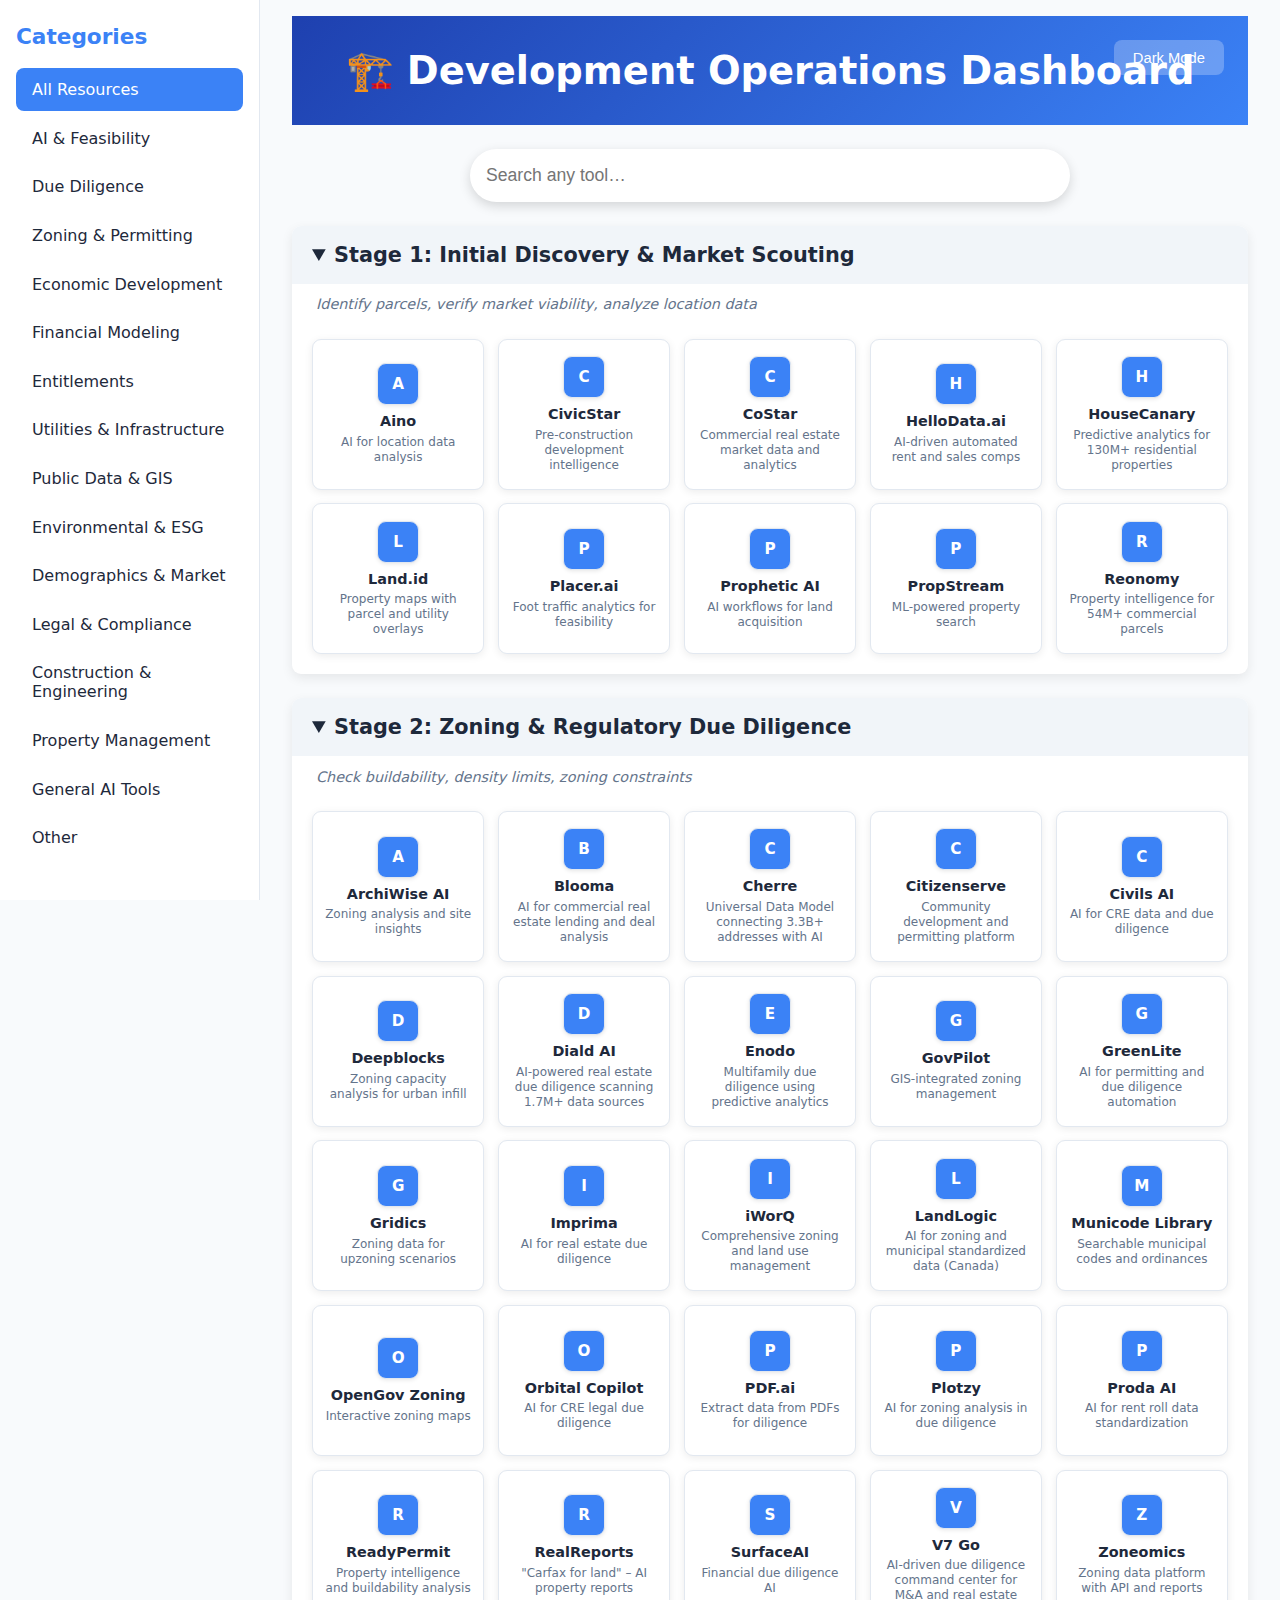
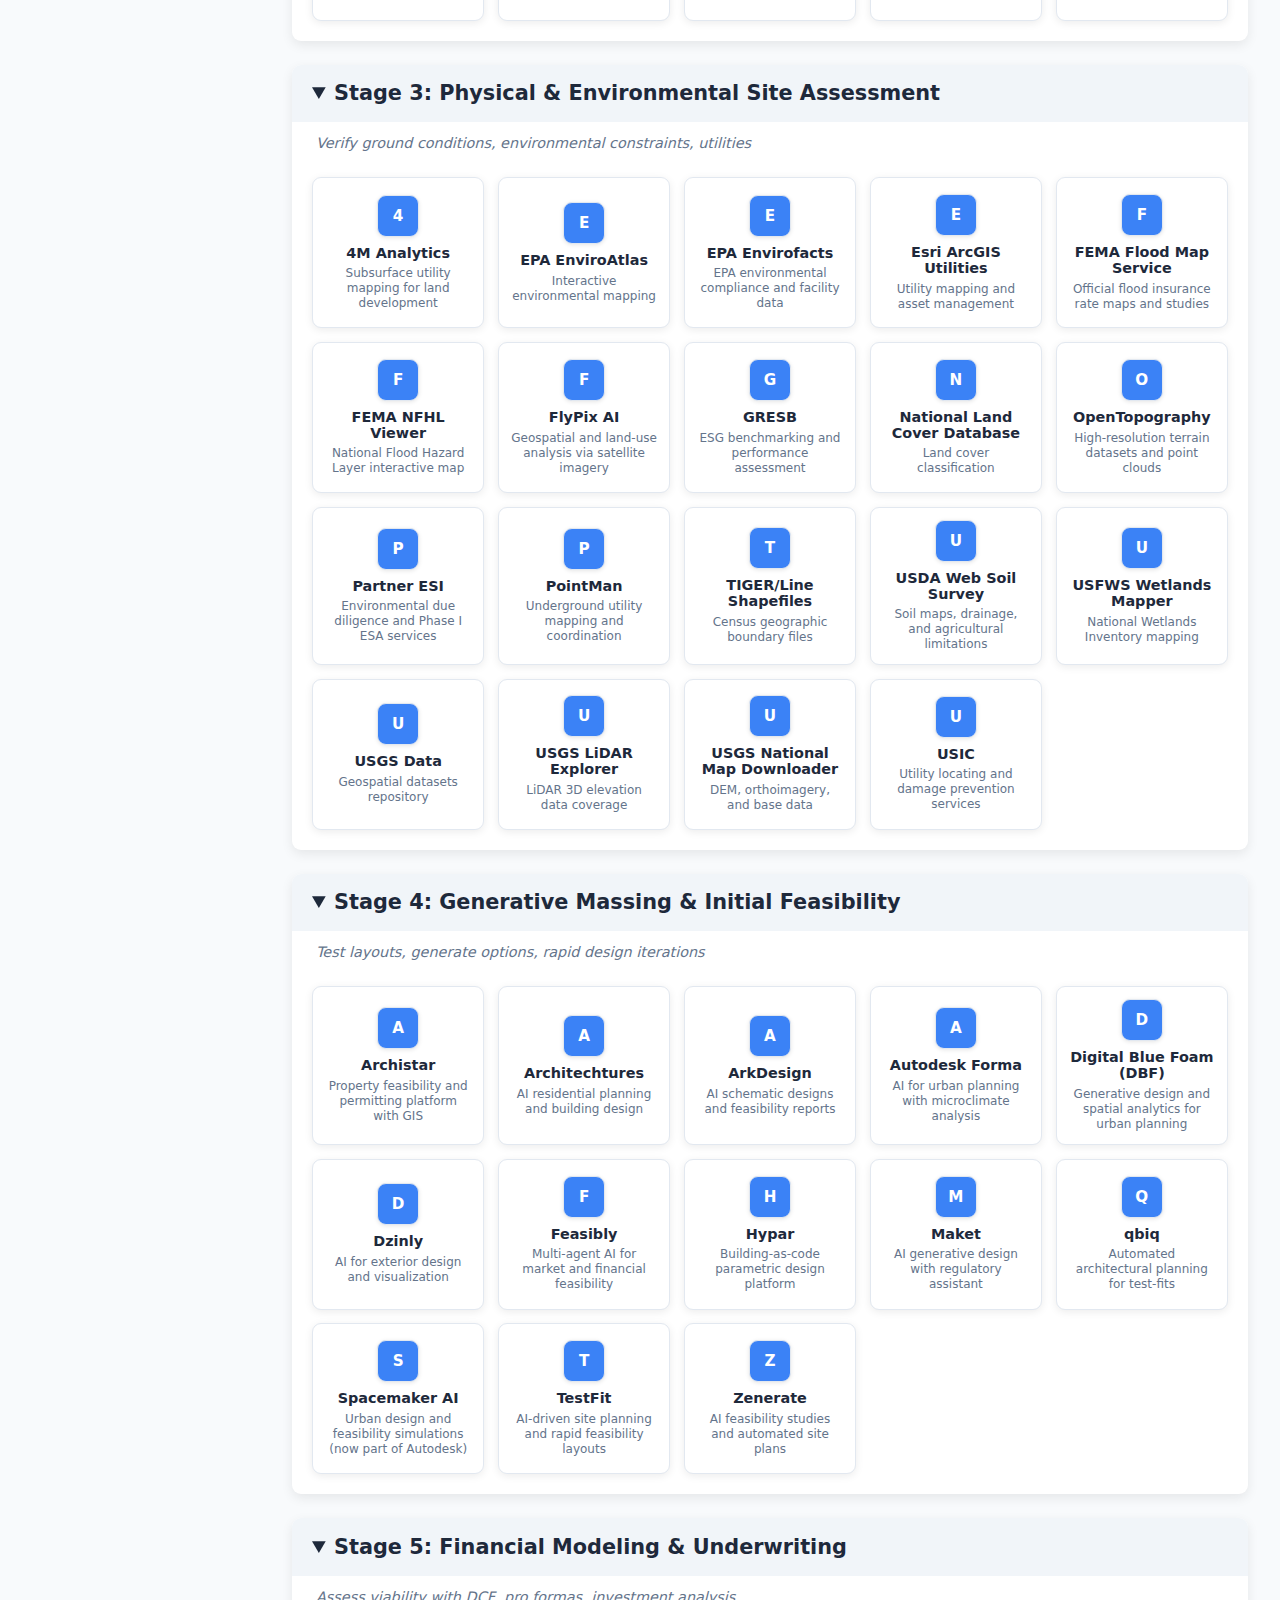
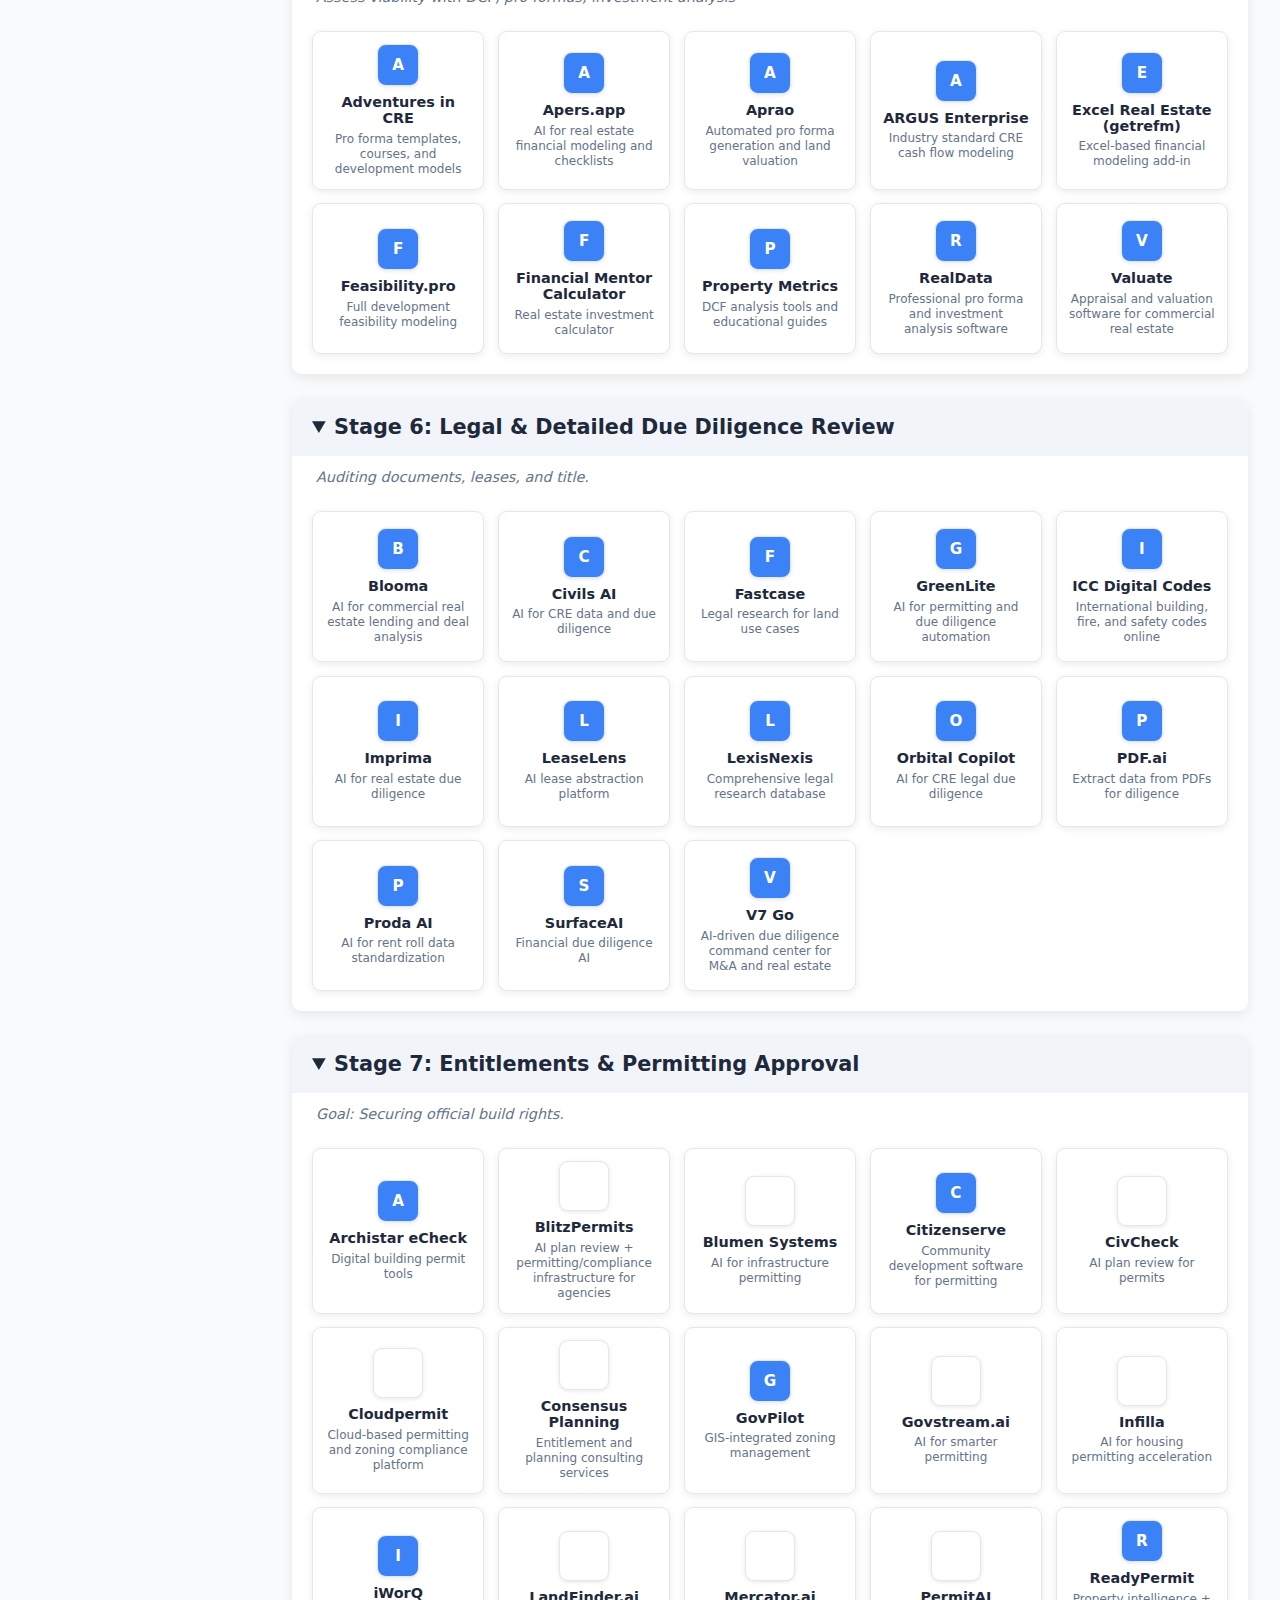
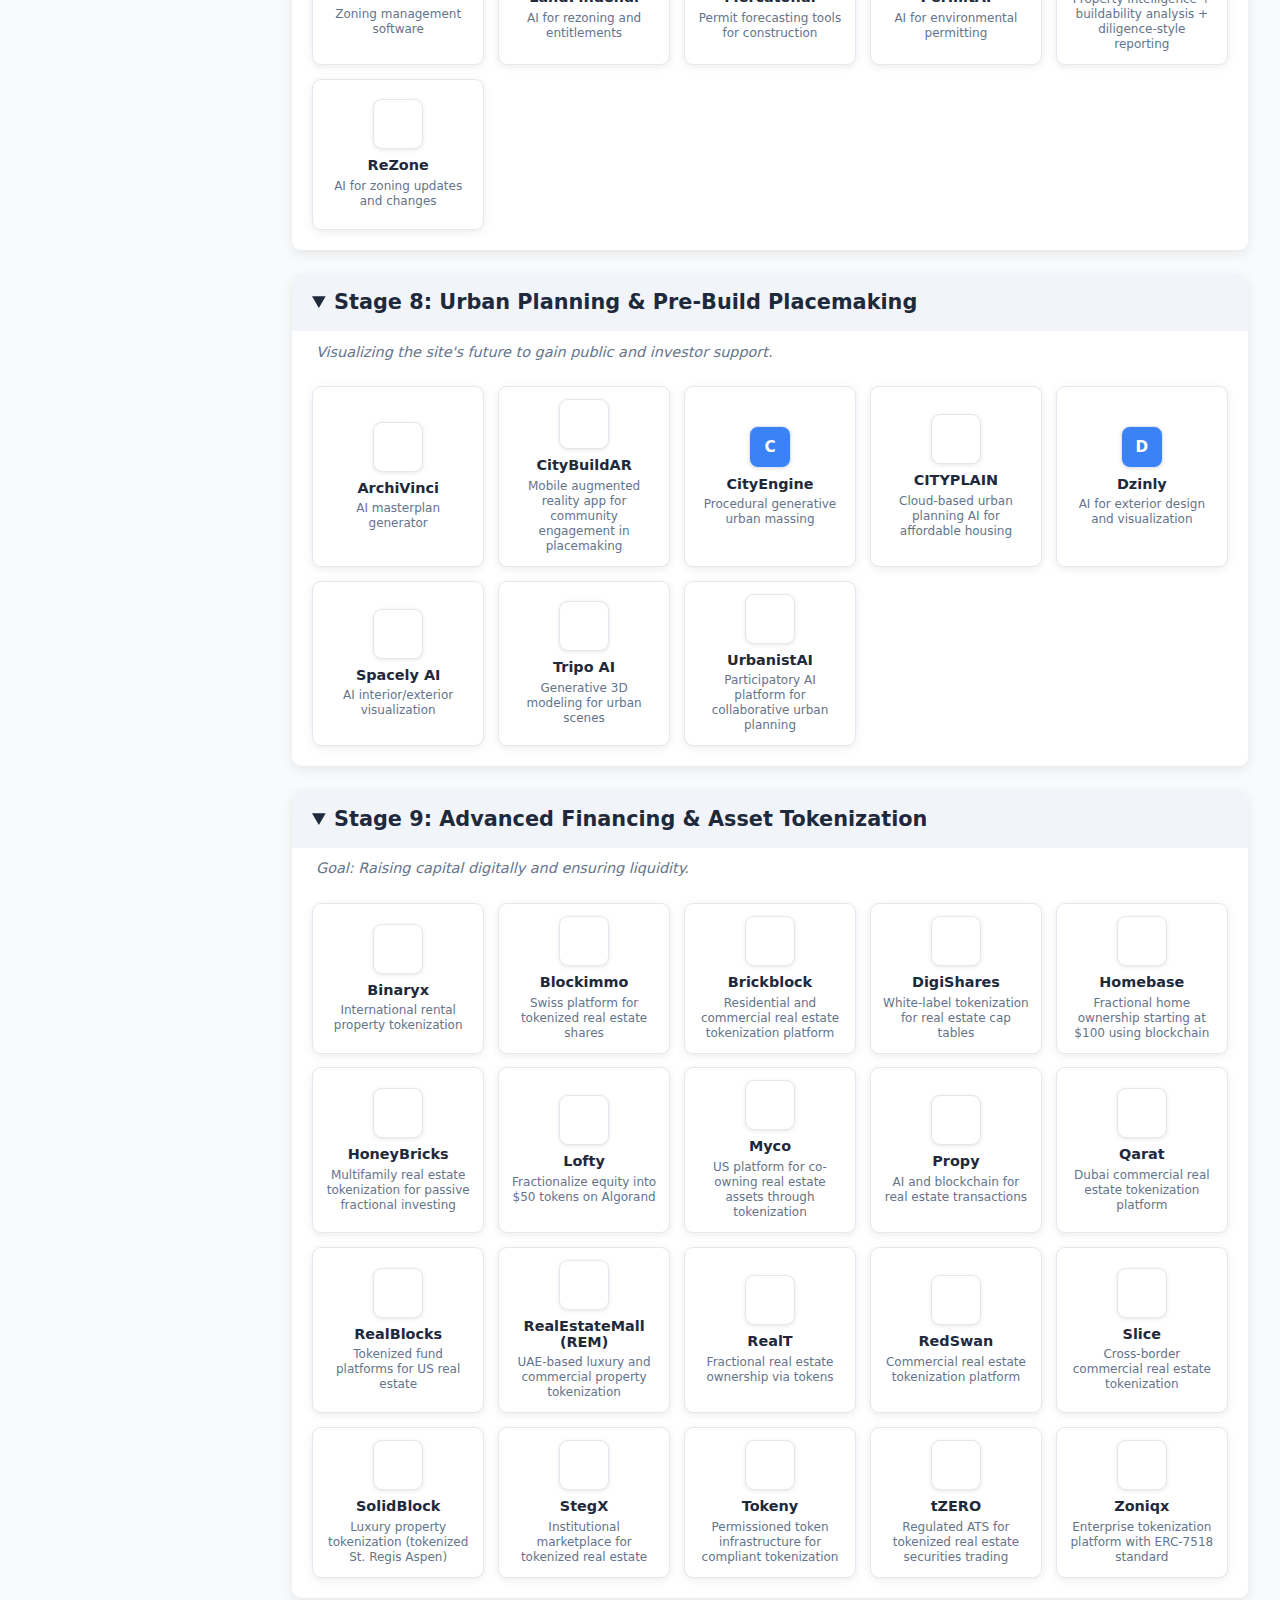
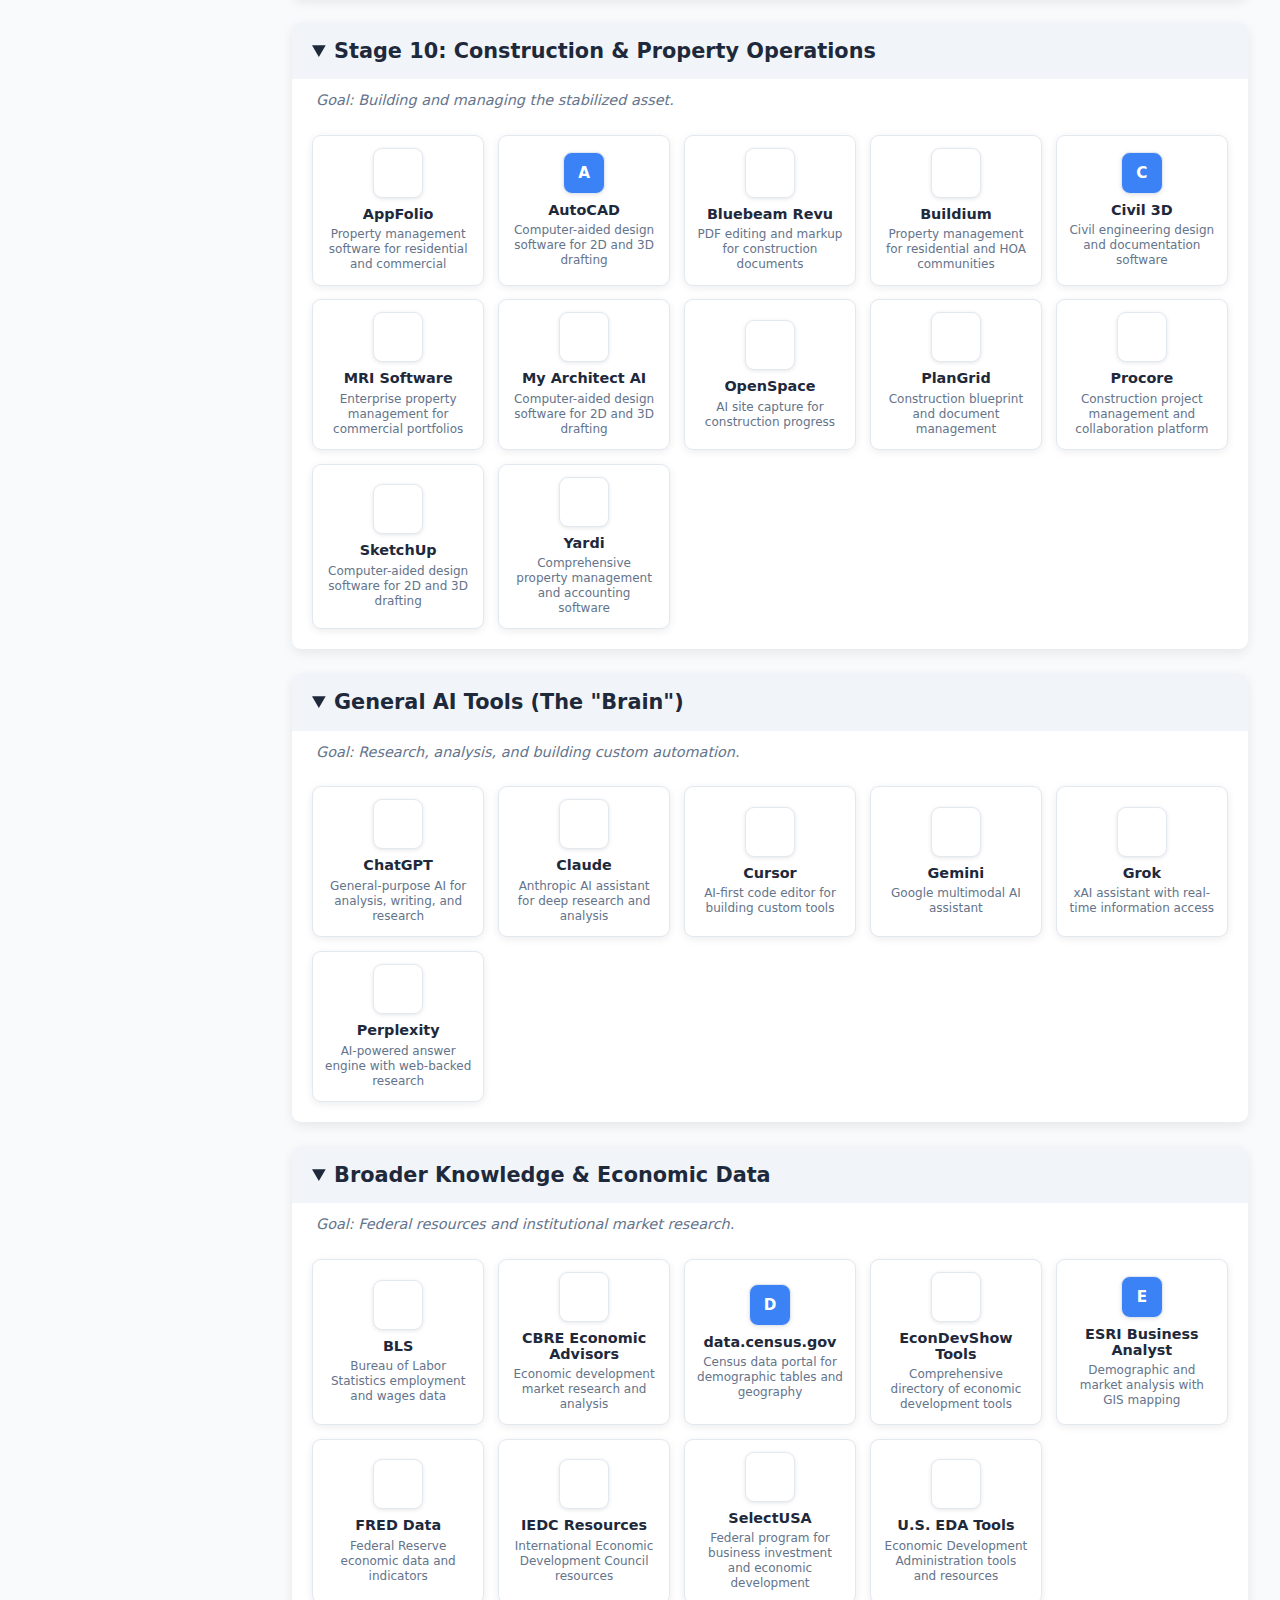
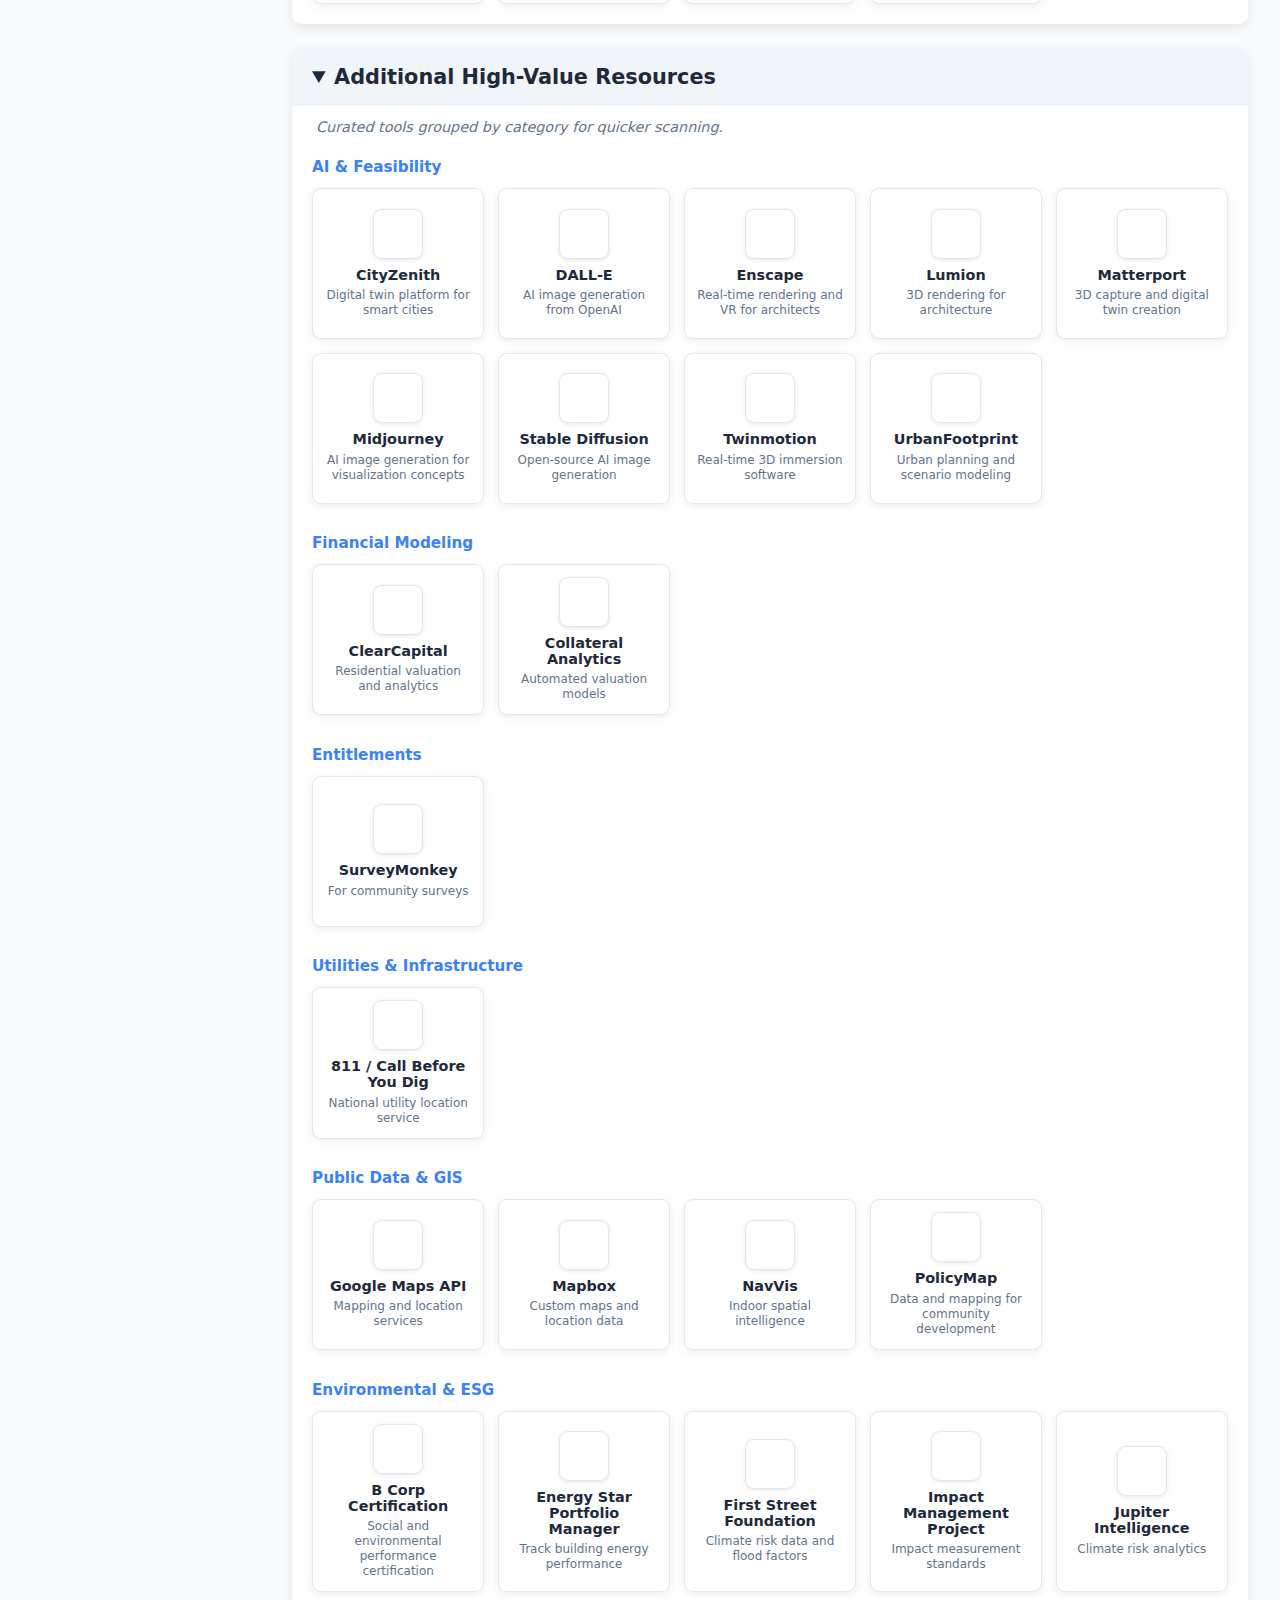
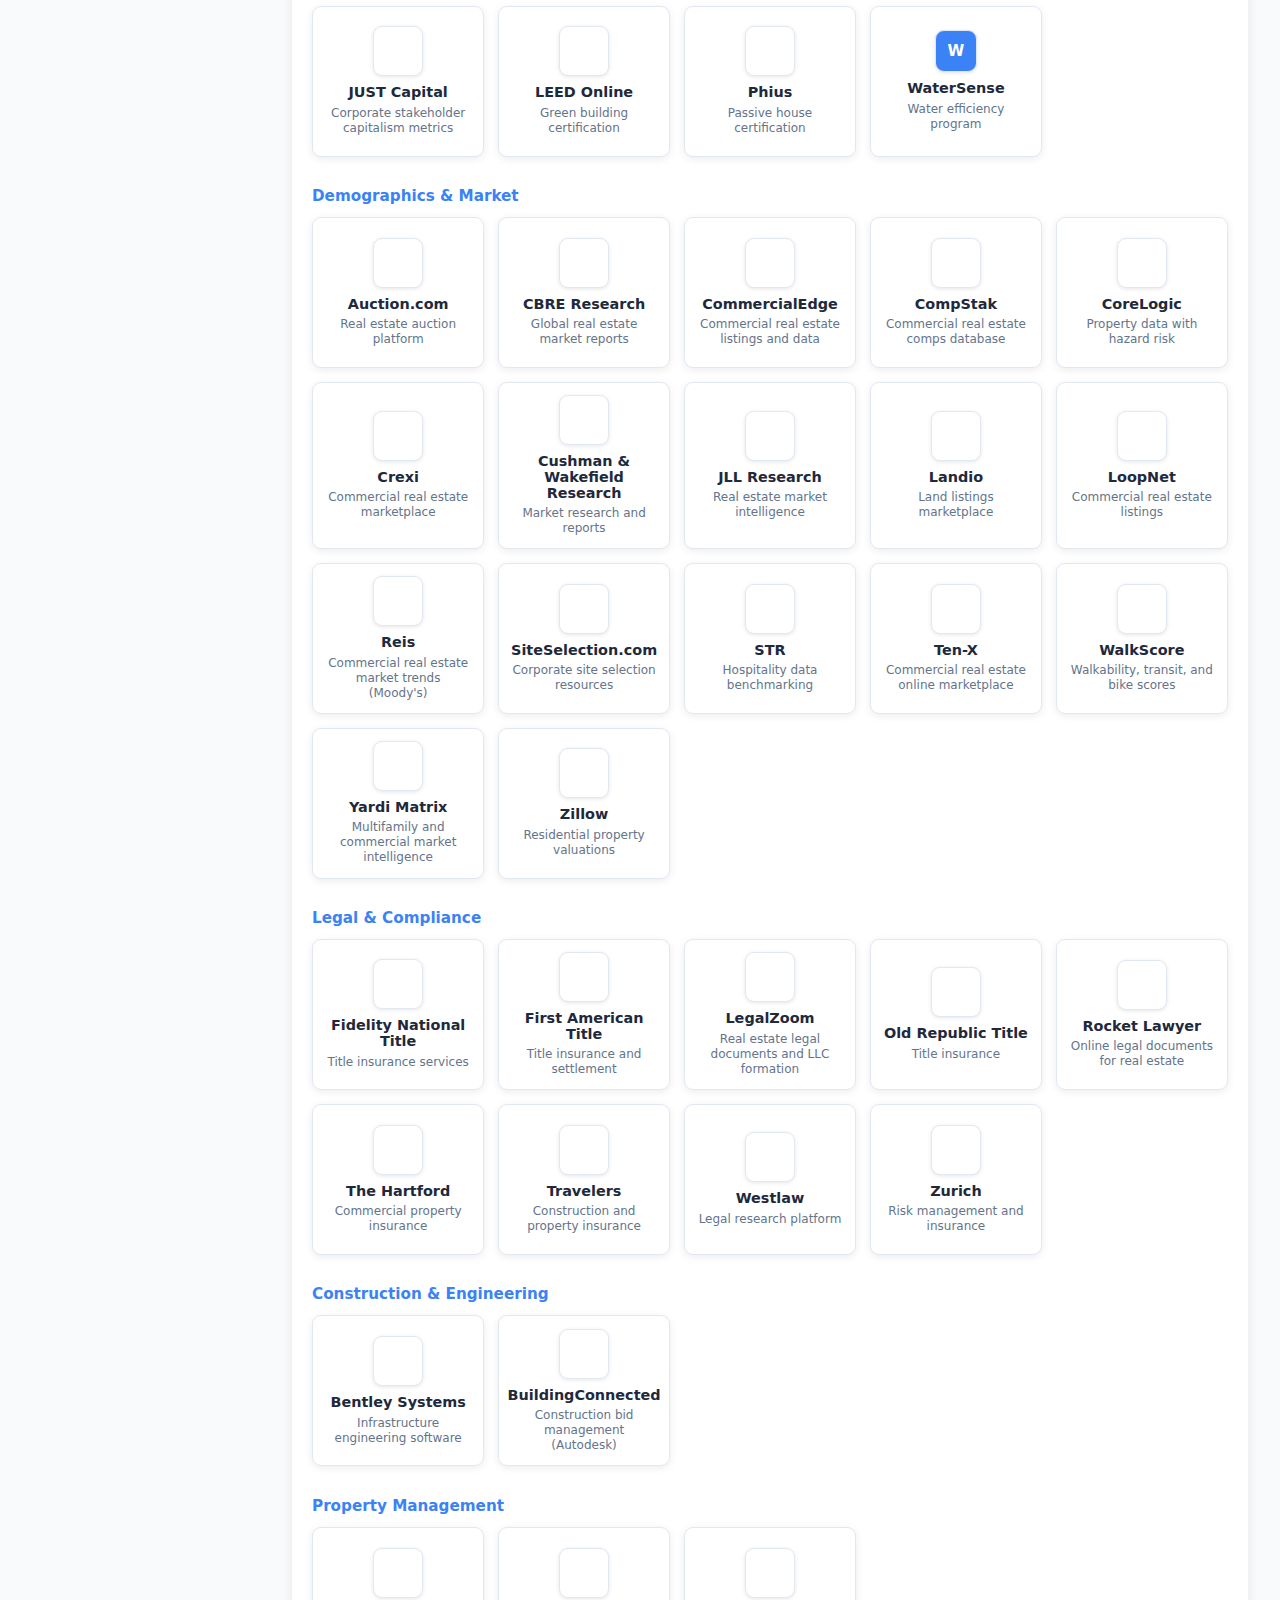
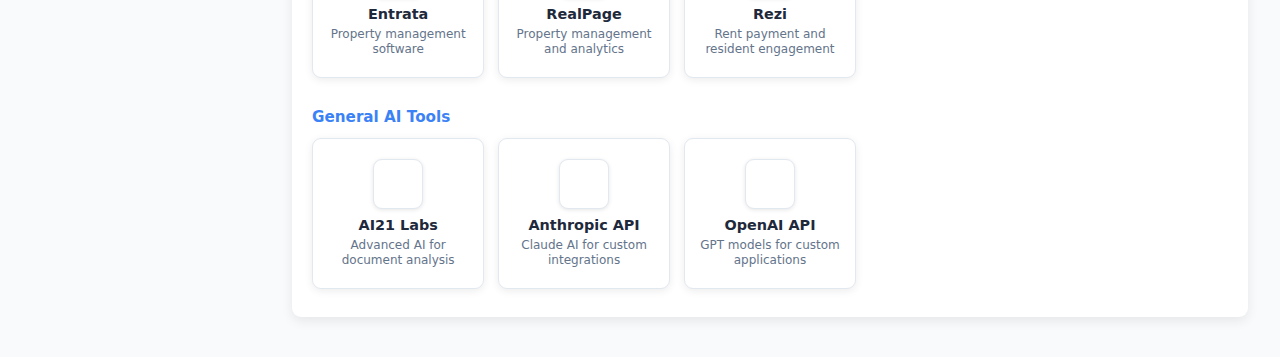
<file: index.html>
<!DOCTYPE html>

<html data-theme="light" lang="en">
<head>
<meta charset="utf-8"/>
<meta content="width=device-width, initial-scale=1.0" name="viewport"/>
<title>Development Operations Dashboard • 235+ Tools</title>
<style>
    :root {
      --bg: #f8fafc;
      --card: #ffffff;
      --text: #1e293b;
      --gray: #64748b;
      --accent: #3b82f6;
      --border: #e2e8f0;
      --sidebar-bg: #ffffff;
      --summary-bg: #f1f5f9;
    }
    [data-theme="dark"] {
      --bg: #0f172a;
      --card: #2c384a;
      --text: #e2e8f0;
      --gray: #94a3b8;
      --accent: #60a5fa;
      --border: #334155;
      --sidebar-bg: #2c384a;
      --summary-bg: #334155;
    }
    body {
      margin: 0;
      font-family: system-ui, sans-serif;
      background: var(--bg);
      color: var(--text);
      min-height: 100vh;
      display: flex;
      transition: background 0.3s, color 0.3s;
    }
    #sidebar {
      width: 260px;
      background: var(--sidebar-bg);
      border-right: 1px solid var(--border);
      padding: 1.5rem 1rem;
      position: fixed;
      height: 100vh;
      overflow-y: auto;
      box-sizing: border-box;
      transition: background 0.3s, border-color 0.3s;
    }
    #sidebar h2 {
      margin: 0 0 1.2rem;
      font-size: 1.35rem;
      color: var(--accent);
    }
    .category {
      display: block;
      padding: 0.75rem 1rem;
      margin: 0.35rem 0;
      border-radius: 8px;
      cursor: pointer;
      color: var(--text);
      transition: all 0.2s;
    }
    .category:hover,
    .category.active {
      background: var(--accent);
      color: white;
    }
    #main-content {
      margin-left: 260px;
      flex: 1;
      padding: 1rem 2rem;
    }
    header {
      background: linear-gradient(135deg, #1e40af, #3b82f6);
      color: white;
      text-align: center;
      padding: 2rem 1rem;
      position: relative;
    }
    header h1 { margin:0; font-size: clamp(1.55rem, 3vw, 2.4rem); }
    .controls {
      position: absolute;
      top: 1.5rem;
      right: 1.5rem;
      display: flex;
      gap: 1rem;
    }
    button, select {
      padding: 0.6rem 1.2rem;
      border: none;
      border-radius: 8px;
      background: rgba(255,255,255,0.25);
      color: white;
      cursor: pointer;
      font-size: 0.92rem;
    }
    button:hover, select:hover { background: rgba(255,255,255,0.4); }
    .search-box, .sort-box {
      max-width: 900px;
      margin: 1.5rem auto;
      padding: 0 1rem;
      text-align: center;
    }
    #search {
      width: 100%;
      max-width: 600px;
      padding: 1rem;
      font-size: 1.1rem;
      border: none;
      border-radius: 999px;
      box-shadow: 0 4px 12px rgba(0,0,0,0.15);
      outline: none;
    }
    details.stage {
      margin: 1.5rem 0;
      background: var(--card);
      border-radius: 9px;
      box-shadow: 0 4px 12px rgba(0,0,0,0.08);
      overflow: hidden;
    }
    summary {
      padding: 1.05rem 1.25rem;
      font-size: clamp(1.05rem, 2.2vw, 1.3rem);
      font-weight: 600;
      background: var(--summary-bg);
      cursor: pointer;
    }
    .goal {
      padding: 0.8rem 1.5rem;
      color: var(--gray);
      font-size: 0.90rem;
      font-style: italic;
    }
    .grid {
      display: grid;
      grid-template-columns: repeat(auto-fill, minmax(150px, 1fr));
      gap: 0.85rem;
      padding: 0.85rem 1.25rem 1.25rem;
    }
    .card {
      background: var(--card);
      border-radius: 9px;
      padding: 0.75rem;
      text-align: center;
      box-shadow: 0 2px 8px rgba(0,0,0,0.08);
      transition: all 0.22s ease;
      cursor: pointer;
      border: 1px solid var(--border);
      display: flex;
      flex-direction: column;
      align-items: center;
      min-height: 125px;
      justify-content: center;
    }

    a.card, a.card:visited {
      text-decoration: none;
      color: inherit;
    }
    a.card:hover, a.card:focus {
      text-decoration: none;
      color: inherit;
    }
    .card:hover {
      transform: translateY(-6px);
      box-shadow: 0 12px 24px rgba(0,0,0,0.15);
    }
    .favicon {
      width: 40px;
      height: 40px;
      margin-bottom: 0.5rem;
      border-radius: 9px;
      background: #ffffff;
      padding: 4px;
      box-shadow: 0 1px 4px rgba(0,0,0,0.1);
      border: 1px solid var(--border);
      object-fit: contain;
      display: block;
      flex: 0 0 auto;
    }
    .favicon-fallback {
      width: 40px;
      height: 40px;
      margin-bottom: 0.5rem;
      border-radius: 9px;
      border: 1px solid var(--border);
      display: flex;
      align-items: center;
      justify-content: center;
      font-weight: 700;
      font-size: 0.95rem;
      background: var(--accent);
      color: #ffffff;
      box-shadow: 0 1px 4px rgba(0,0,0,0.1);
      flex: 0 0 auto;
      user-select: none;
    }
    .name {
      font-size: 0.90rem;
      font-weight: 600;
      margin-bottom: 0.35rem;
    }
    .desc {
      font-size: 0.75rem;
      color: var(--gray);
      line-height: 1.25;
    }
    @media (max-width: 992px) {
      #sidebar { width: 220px; }
      #main-content { margin-left: 220px; }
    }
    @media (max-width: 768px) {
      body { flex-direction: column; }
      #sidebar { position: static; width: 100%; height: auto; border-right: none; border-bottom: 1px solid var(--border); }
      #main-content { margin-left: 0; padding: 1rem; }
      .grid { grid-template-columns: repeat(auto-fill, minmax(125px, 1fr)); }
    }
  

/* Additional stage category grouping */
.subsections { padding-bottom: 0.5rem; }
.subsection { margin-top: 0.25rem; }
.subhead {
  padding: 0.4rem 1.25rem 0.2rem;
  font-weight: 700;
  font-size: 0.95rem;
  color: var(--accent);
}
.subgrid { padding-top: 0.55rem; }


/* Responsive enhancements: off-canvas sidebar + mobile top bar */
#overlay { display: none; }

#mobile-bar {
  display: none;
  align-items: center;
  gap: 0.5rem;
  padding: 0.55rem 0.75rem;
  background: var(--sidebar-bg);
  border-bottom: 1px solid var(--border);
  position: sticky;
  top: 0;
  z-index: 1001;
  box-sizing: border-box;
}

#mobile-bar .mobile-title {
  font-weight: 800;
  font-size: 0.95rem;
  text-align: center;
  flex: 1;
  white-space: nowrap;
  overflow: hidden;
  text-overflow: ellipsis;
}

#open-sidebar, #toggle-theme-mobile {
  border: 1px solid var(--border);
  background: var(--card);
  color: var(--text);
  padding: 0.5rem 0.75rem;
  border-radius: 10px;
  cursor: pointer;
  box-shadow: 0 2px 8px rgba(0,0,0,0.08);
  font-size: 1.05rem;
  line-height: 1;
}

#open-sidebar:active, #toggle-theme-mobile:active { transform: translateY(1px); }

/* Improve touch targets on mobile */
@media (hover: none) and (pointer: coarse) {
  .category { padding: 0.9rem 1rem; }
  .card { min-height: 135px; }
  button, select { padding: 0.75rem 1.2rem; }
}

/* Off-canvas sidebar for phones */
@media (max-width: 768px) {
  #mobile-bar { display: flex; }
  #overlay {
    position: fixed;
    inset: 0;
    background: rgba(0,0,0,0.45);
    z-index: 1000;
    display: none;
  }

  #sidebar {
    position: fixed;
    top: 0;
    left: 0;
    height: 100vh;
    width: min(320px, 85vw);
    transform: translateX(-105%);
    transition: transform 0.25s ease;
    z-index: 1002;
    border-right: 1px solid var(--border);
    border-bottom: none;
  }

  body.sidebar-open #sidebar { transform: translateX(0); }
  body.sidebar-open #overlay { display: block; }

  /* Prevent background scrolling while the drawer is open */
  body.sidebar-open { overflow: hidden; }

  /* Sidebar header spacing */
  #sidebar h2 { margin-top: 0.5rem; }

  /* Main content shouldn't jump under sticky mobile bar */
  #main-content { padding-top: 0.75rem; }
}

/* Make header controls wrap better on narrower screens */
@media (max-width: 480px) {
  .controls { top: 0.75rem; right: 0.75rem; gap: 0.5rem; }
  button, select { font-size: 0.9rem; }
  #search { font-size: 1rem; padding: 0.9rem; }
  .grid { grid-template-columns: repeat(auto-fill, minmax(140px, 1fr)); }
}

</style>
</head>
<body>

<div id="overlay" aria-hidden="true"></div>
<div id="mobile-bar">
  <button id="open-sidebar" type="button" aria-label="Open categories menu">☰</button>
  <div class="mobile-title">Development Operations Dashboard</div>
  <button id="toggle-theme-mobile" type="button" aria-label="Toggle dark mode">🌓</button>
</div>

<div id="sidebar">
<h2>Categories</h2>
<div class="category active" data-category="all">All Resources</div>
<div class="category" data-category="ai-feasibility">AI &amp; Feasibility</div>
<div class="category" data-category="due-diligence">Due Diligence</div>
<div class="category" data-category="zoning-permitting">Zoning &amp; Permitting</div>
<div class="category" data-category="economic-development">Economic Development</div>
<div class="category" data-category="financial-modeling">Financial Modeling</div>
<div class="category" data-category="entitlements">Entitlements</div>
<div class="category" data-category="utilities-infra">Utilities &amp; Infrastructure</div>
<div class="category" data-category="public-data-gis">Public Data &amp; GIS</div>
<div class="category" data-category="environmental-esg">Environmental &amp; ESG</div>
<div class="category" data-category="demographics-market">Demographics &amp; Market</div>
<div class="category" data-category="legal-compliance">Legal &amp; Compliance</div>
<div class="category" data-category="construction-engineering">Construction &amp; Engineering</div>
<div class="category" data-category="property-management">Property Management</div>
<div class="category" data-category="general-ai">General AI Tools</div>
<div class="category" data-category="other">Other</div>
</div>
<div id="main-content">
<header>
<h1>🏗️ Development Operations Dashboard</h1>
<div class="controls">
<button id="toggle-theme">Dark Mode</button>
</div>
</header>
<div class="search-box">
<input id="search" placeholder="Search any tool…" type="search"/>
</div>
<div class="container">
<!-- Stage 1 -->
<details class="stage" open="">
<summary>Stage 1: Initial Discovery &amp; Market Scouting</summary>
<div class="goal">Identify parcels, verify market viability, analyze location data</div>
<div class="grid" data-stage="1">
<a class="card" data-category="ai-feasibility" data-name="Aino" href="https://www.aino.world/" target="_blank">
<img alt="" class="favicon" loading="lazy" src="https://www.google.com/s2/favicons?domain=aino.world&amp;sz=64"/>
<div class="name">Aino</div>
<div class="desc">AI for location data analysis</div>
</a>
<a class="card" data-category="ai-feasibility" data-name="Prophetic AI" href="https://www.propheticsoftware.ai/" target="_blank">
<img alt="" class="favicon" loading="lazy" src="https://www.google.com/s2/favicons?domain=propheticsoftware.ai&amp;sz=64"/>
<div class="name">Prophetic AI</div>
<div class="desc">AI workflows for land acquisition</div>
</a>
<a class="card" data-category="demographics-market" data-name="Reonomy" href="https://www.reonomy.com/" target="_blank">
<img alt="" class="favicon" loading="lazy" src="https://www.google.com/s2/favicons?domain=reonomy.com&amp;sz=64"/>
<div class="name">Reonomy</div>
<div class="desc">Property intelligence for 54M+ commercial parcels</div>
</a>
<a class="card" data-category="demographics-market" data-name="PropStream" href="https://www.propstream.com/" target="_blank">
<img alt="" class="favicon" loading="lazy" src="https://www.google.com/s2/favicons?domain=propstream.com&amp;sz=64"/>
<div class="name">PropStream</div>
<div class="desc">ML-powered property search</div>
</a>
<a class="card" data-category="public-data-gis" data-name="Land.id" href="https://id.land/" target="_blank">
<img alt="" class="favicon" loading="lazy" src="https://www.google.com/s2/favicons?domain=id.land&amp;sz=64"/>
<div class="name">Land.id</div>
<div class="desc">Property maps with parcel and utility overlays</div>
</a>
<a class="card" data-category="ai-feasibility" data-name="CivicStar" href="https://getcivicstar.ai/" target="_blank">
<img alt="" class="favicon" loading="lazy" src="https://www.google.com/s2/favicons?domain=getcivicstar.ai&amp;sz=64"/>
<div class="name">CivicStar</div>
<div class="desc">Pre-construction development intelligence</div>
</a>
<a class="card" data-category="demographics-market" data-name="Placer.ai" href="https://www.placer.ai/" target="_blank">
<img alt="" class="favicon" loading="lazy" src="https://www.google.com/s2/favicons?domain=placer.ai&amp;sz=64"/>
<div class="name">Placer.ai</div>
<div class="desc">Foot traffic analytics for feasibility</div>
</a>
<a class="card" data-category="demographics-market" data-name="CoStar" href="https://www.costar.com/" target="_blank">
<img alt="" class="favicon" loading="lazy" src="https://www.google.com/s2/favicons?domain=costar.com&amp;sz=64"/>
<div class="name">CoStar</div>
<div class="desc">Commercial real estate market data and analytics</div>
</a>
<a class="card" data-category="ai-feasibility" data-name="HelloData.ai" href="https://hellodata.ai/" target="_blank">
<img alt="" class="favicon" loading="lazy" src="https://www.google.com/s2/favicons?domain=hellodata.ai&amp;sz=64"/>
<div class="name">HelloData.ai</div>
<div class="desc">AI-driven automated rent and sales comps</div>
</a>
<a class="card" data-category="demographics-market" data-name="HouseCanary" href="https://www.housecanary.com/" target="_blank">
<img alt="" class="favicon" loading="lazy" src="https://www.google.com/s2/favicons?domain=housecanary.com&amp;sz=64"/>
<div class="name">HouseCanary</div>
<div class="desc">Predictive analytics for 130M+ residential properties</div>
</a>
</div>
</details>
<!-- Stage 2 -->
<details class="stage">
<summary>Stage 2: Zoning &amp; Regulatory Due Diligence</summary>
<div class="goal">Check buildability, density limits, zoning constraints</div>
<div class="grid" data-stage="2">
<a class="card" data-category="zoning-permitting" data-name="LandLogic" href="https://www.landlogic.ai/" target="_blank">
<img alt="" class="favicon" loading="lazy" src="https://www.google.com/s2/favicons?domain=landlogic.ai&amp;sz=64"/>
<div class="name">LandLogic</div>
<div class="desc">AI for zoning and municipal standardized data (Canada)</div>
</a>
<a class="card" data-category="zoning-permitting" data-name="Zoneomics" href="https://zoneomics.com/" target="_blank">
<img alt="" class="favicon" loading="lazy" src="https://www.google.com/s2/favicons?domain=zoneomics.com&amp;sz=64"/>
<div class="name">Zoneomics</div>
<div class="desc">Zoning data platform with API and reports</div>
</a>
<a class="card" data-category="zoning-permitting" data-name="Gridics" href="https://gridics.com/" target="_blank">
<img alt="" class="favicon" loading="lazy" src="https://www.google.com/s2/favicons?domain=gridics.com&amp;sz=64"/>
<div class="name">Gridics</div>
<div class="desc">Zoning data for upzoning scenarios</div>
</a>
<a class="card" data-category="due-diligence" data-name="RealReports" href="https://www.realreports.ai/" target="_blank">
<img alt="" class="favicon" loading="lazy" src="https://www.google.com/s2/favicons?domain=realreports.ai&amp;sz=64"/>
<div class="name">RealReports</div>
<div class="desc">"Carfax for land" – AI property reports</div>
</a>
<a class="card" data-category="zoning-permitting" data-name="ArchiWise AI" href="https://www.archiwise.ai/" target="_blank">
<img alt="" class="favicon" loading="lazy" src="https://www.google.com/s2/favicons?domain=archiwise.ai&amp;sz=64"/>
<div class="name">ArchiWise AI</div>
<div class="desc">Zoning analysis and site insights</div>
</a>
<a class="card" data-category="zoning-permitting" data-name="Deepblocks" href="https://deepblocks.com/" target="_blank">
<img alt="" class="favicon" loading="lazy" src="https://www.google.com/s2/favicons?domain=deepblocks.com&amp;sz=64"/>
<div class="name">Deepblocks</div>
<div class="desc">Zoning capacity analysis for urban infill</div>
</a>
<a class="card" data-category="zoning-permitting" data-name="ReadyPermit" href="https://readypermit.ai/" target="_blank">
<img alt="" class="favicon" loading="lazy" src="https://www.google.com/s2/favicons?domain=readypermit.ai&amp;sz=64"/>
<div class="name">ReadyPermit</div>
<div class="desc">Property intelligence and buildability analysis</div>
</a>
<a class="card" data-category="zoning-permitting" data-name="Plotzy" href="https://plotzy.ai/" target="_blank">
<img alt="" class="favicon" loading="lazy" src="https://www.google.com/s2/favicons?domain=plotzy.ai&amp;sz=64"/>
<div class="name">Plotzy</div>
<div class="desc">AI for zoning analysis in due diligence</div>
</a>
<a class="card" data-category="zoning-permitting" data-name="Municode Library" href="https://library.municode.com/" target="_blank">
<img alt="" class="favicon" loading="lazy" src="https://www.google.com/s2/favicons?domain=municode.com&amp;sz=64"/>
<div class="name">Municode Library</div>
<div class="desc">Searchable municipal codes and ordinances</div>
</a>
<a class="card" data-category="zoning-permitting" data-name="OpenGov Zoning" href="https://opengov.com/products/permitting-and-licensing/zoning-software/" target="_blank">
<img alt="" class="favicon" loading="lazy" src="https://www.google.com/s2/favicons?domain=opengov.com&amp;sz=64"/>
<div class="name">OpenGov Zoning</div>
<div class="desc">Interactive zoning maps</div>
</a>
<a class="card" data-category="zoning-permitting" data-name="GovPilot" href="https://www.govpilot.com/planning-and-zoning-software" target="_blank">
<img alt="" class="favicon" loading="lazy" src="https://www.google.com/s2/favicons?domain=govpilot.com&amp;sz=64"/>
<div class="name">GovPilot</div>
<div class="desc">GIS-integrated zoning management</div>
</a>
<a class="card" data-category="zoning-permitting" data-name="Citizenserve" href="https://www.citizenserve.com/" target="_blank">
<img alt="" class="favicon" loading="lazy" src="https://www.google.com/s2/favicons?domain=citizenserve.com&amp;sz=64"/>
<div class="name">Citizenserve</div>
<div class="desc">Community development and permitting platform</div>
</a>
<a class="card" data-category="zoning-permitting" data-name="iWorQ" href="https://iworq.com/systems/planning-zoning-software/" target="_blank">
<img alt="" class="favicon" loading="lazy" src="https://www.google.com/s2/favicons?domain=iworq.com&amp;sz=64"/>
<div class="name">iWorQ</div>
<div class="desc">Comprehensive zoning and land use management</div>
</a>
<a class="card" data-category="due-diligence" data-name="Diald AI" href="https://www.diald.ai/" target="_blank">
<img alt="" class="favicon" loading="lazy" src="https://www.google.com/s2/favicons?domain=diald.ai&amp;sz=64"/>
<div class="name">Diald AI</div>
<div class="desc">AI-powered real estate due diligence scanning 1.7M+ data sources</div>
</a>
<a class="card" data-category="due-diligence" data-name="V7 Go" href="https://www.v7labs.com/" target="_blank">
<img alt="" class="favicon" loading="lazy" src="https://www.google.com/s2/favicons?domain=v7labs.com&amp;sz=64"/>
<div class="name">V7 Go</div>
<div class="desc">AI-driven due diligence command center for M&amp;A and real estate</div>
</a>
<a class="card" data-category="due-diligence" data-name="Cherre" href="https://cherre.com/" target="_blank">
<img alt="" class="favicon" loading="lazy" src="https://www.google.com/s2/favicons?domain=cherre.com&amp;sz=64"/>
<div class="name">Cherre</div>
<div class="desc">Universal Data Model connecting 3.3B+ addresses with AI</div>
</a>
<a class="card" data-category="due-diligence" data-name="Enodo" href="https://www.enodoinc.com/" target="_blank">
<img alt="" class="favicon" loading="lazy" src="https://www.google.com/s2/favicons?domain=enodoinc.com&amp;sz=64"/>
<div class="name">Enodo</div>
<div class="desc">Multifamily due diligence using predictive analytics</div>
</a>
<a class="card" data-category="due-diligence" data-name="Proda AI" href="https://www.proda.ai/" target="_blank">
<img alt="" class="favicon" loading="lazy" src="https://www.google.com/s2/favicons?domain=proda.ai&amp;sz=64"/>
<div class="name">Proda AI</div>
<div class="desc">AI for rent roll data standardization</div>
</a>
<a class="card" data-category="due-diligence" data-name="Blooma" href="https://www.blooma.ai/" target="_blank">
<img alt="" class="favicon" loading="lazy" src="https://www.google.com/s2/favicons?domain=blooma.ai&amp;sz=64"/>
<div class="name">Blooma</div>
<div class="desc">AI for commercial real estate lending and deal analysis</div>
</a>
<a class="card" data-category="due-diligence" data-name="Imprima" href="https://www.imprima.com/" target="_blank">
<img alt="" class="favicon" loading="lazy" src="https://www.google.com/s2/favicons?domain=imprima.com&amp;sz=64"/>
<div class="name">Imprima</div>
<div class="desc">AI for real estate due diligence</div>
</a>
<a class="card" data-category="due-diligence" data-name="PDF.ai" href="https://pdf.ai/" target="_blank">
<img alt="" class="favicon" loading="lazy" src="https://www.google.com/s2/favicons?domain=pdf.ai&amp;sz=64"/>
<div class="name">PDF.ai</div>
<div class="desc">Extract data from PDFs for diligence</div>
</a>
<a class="card" data-category="due-diligence" data-name="Civils AI" href="https://www.civils.ai/" target="_blank">
<img alt="" class="favicon" loading="lazy" src="https://www.google.com/s2/favicons?domain=civils.ai&amp;sz=64"/>
<div class="name">Civils AI</div>
<div class="desc">AI for CRE data and due diligence</div>
</a>
<a class="card" data-category="due-diligence" data-name="SurfaceAI" href="https://www.getsurface.ai/" target="_blank">
<img alt="" class="favicon" loading="lazy" src="https://www.google.com/s2/favicons?domain=getsurface.ai&amp;sz=64"/>
<div class="name">SurfaceAI</div>
<div class="desc">Financial due diligence AI</div>
</a>
<a class="card" data-category="due-diligence" data-name="GreenLite" href="https://www.greenlite.com/" target="_blank">
<img alt="" class="favicon" loading="lazy" src="https://www.google.com/s2/favicons?domain=greenlite.com&amp;sz=64"/>
<div class="name">GreenLite</div>
<div class="desc">AI for permitting and due diligence automation</div>
</a>
<a class="card" data-category="legal-compliance" data-name="Orbital Copilot" href="https://www.orbitalcopilot.com/" target="_blank">
<img alt="" class="favicon" loading="lazy" src="https://www.google.com/s2/favicons?domain=orbitalcopilot.com&amp;sz=64"/>
<div class="name">Orbital Copilot</div>
<div class="desc">AI for CRE legal due diligence</div>
</a>
</div>
</details>
<!-- Stage 3 -->
<details class="stage">
<summary>Stage 3: Physical &amp; Environmental Site Assessment</summary>
<div class="goal">Verify ground conditions, environmental constraints, utilities</div>
<div class="grid" data-stage="3">
<a class="card" data-category="public-data-gis" data-name="USDA Web Soil Survey" href="https://websoilsurvey.nrcs.usda.gov/" target="_blank">
<img alt="" class="favicon" loading="lazy" src="https://www.google.com/s2/favicons?domain=websoilsurvey.nrcs.usda.gov&amp;sz=64"/>
<div class="name">USDA Web Soil Survey</div>
<div class="desc">Soil maps, drainage, and agricultural limitations</div>
</a>
<a class="card" data-category="public-data-gis" data-name="USGS LiDAR Explorer" href="https://apps.nationalmap.gov/lidar-explorer/" target="_blank">
<img alt="" class="favicon" loading="lazy" src="https://www.google.com/s2/favicons?domain=apps.nationalmap.gov&amp;sz=64"/>
<div class="name">USGS LiDAR Explorer</div>
<div class="desc">LiDAR 3D elevation data coverage</div>
</a>
<a class="card" data-category="public-data-gis" data-name="USGS National Map Downloader" href="https://apps.nationalmap.gov/downloader/" target="_blank">
<img alt="" class="favicon" loading="lazy" src="https://www.google.com/s2/favicons?domain=apps.nationalmap.gov&amp;sz=64"/>
<div class="name">USGS National Map Downloader</div>
<div class="desc">DEM, orthoimagery, and base data</div>
</a>
<a class="card" data-category="public-data-gis" data-name="OpenTopography" href="https://www.opentopography.org/data" target="_blank">
<img alt="" class="favicon" loading="lazy" src="https://www.google.com/s2/favicons?domain=opentopography.org&amp;sz=64"/>
<div class="name">OpenTopography</div>
<div class="desc">High-resolution terrain datasets and point clouds</div>
</a>
<a class="card" data-category="public-data-gis" data-name="National Land Cover Database" href="https://www.usgs.gov/centers/eros/science/national-land-cover-database" target="_blank">
<img alt="" class="favicon" loading="lazy" src="https://www.google.com/s2/favicons?domain=usgs.gov&amp;sz=64"/>
<div class="name">National Land Cover Database</div>
<div class="desc">Land cover classification</div>
</a>
<a class="card" data-category="public-data-gis" data-name="USGS Data" href="https://data.usgs.gov/" target="_blank">
<img alt="" class="favicon" loading="lazy" src="https://www.google.com/s2/favicons?domain=data.usgs.gov&amp;sz=64"/>
<div class="name">USGS Data</div>
<div class="desc">Geospatial datasets repository</div>
</a>
<a class="card" data-category="public-data-gis" data-name="TIGER/Line Shapefiles" href="https://www.census.gov/geographies/mapping-files/time-series/geo/tiger-line-file.html" target="_blank">
<img alt="" class="favicon" loading="lazy" src="https://www.google.com/s2/favicons?domain=census.gov&amp;sz=64"/>
<div class="name">TIGER/Line Shapefiles</div>
<div class="desc">Census geographic boundary files</div>
</a>
<a class="card" data-category="environmental-esg" data-name="FEMA Flood Map Service" href="https://msc.fema.gov/" target="_blank">
<img alt="" class="favicon" loading="lazy" src="https://www.google.com/s2/favicons?domain=msc.fema.gov&amp;sz=64"/>
<div class="name">FEMA Flood Map Service</div>
<div class="desc">Official flood insurance rate maps and studies</div>
</a>
<a class="card" data-category="environmental-esg" data-name="FEMA NFHL Viewer" href="https://www.arcgis.com/apps/webappviewer/index.html?id=8b0adb51996444d4879338b5529aa9cd" target="_blank">
<img alt="" class="favicon" loading="lazy" src="https://www.google.com/s2/favicons?domain=arcgis.com&amp;sz=64"/>
<div class="name">FEMA NFHL Viewer</div>
<div class="desc">National Flood Hazard Layer interactive map</div>
</a>
<a class="card" data-category="environmental-esg" data-name="USFWS Wetlands Mapper" href="https://www.fws.gov/program/national-wetlands-inventory/wetlands-mapper" target="_blank">
<img alt="" class="favicon" loading="lazy" src="https://www.google.com/s2/favicons?domain=fws.gov&amp;sz=64"/>
<div class="name">USFWS Wetlands Mapper</div>
<div class="desc">National Wetlands Inventory mapping</div>
</a>
<a class="card" data-category="environmental-esg" data-name="EPA EnviroAtlas" href="https://www.epa.gov/enviroatlas" target="_blank">
<img alt="" class="favicon" loading="lazy" src="https://www.google.com/s2/favicons?domain=epa.gov&amp;sz=64"/>
<div class="name">EPA EnviroAtlas</div>
<div class="desc">Interactive environmental mapping</div>
</a>
<a class="card" data-category="environmental-esg" data-name="EPA Envirofacts" href="https://enviro.epa.gov/" target="_blank">
<img alt="" class="favicon" loading="lazy" src="https://www.google.com/s2/favicons?domain=epa.gov&amp;sz=64"/>
<div class="name">EPA Envirofacts</div>
<div class="desc">EPA environmental compliance and facility data</div>
</a>
<a class="card" data-category="environmental-esg" data-name="GRESB" href="https://www.gresb.com/" target="_blank">
<img alt="" class="favicon" loading="lazy" src="https://www.google.com/s2/favicons?domain=gresb.com&amp;sz=64"/>
<div class="name">GRESB</div>
<div class="desc">ESG benchmarking and performance assessment</div>
</a>
<a class="card" data-category="environmental-esg" data-name="Partner ESI" href="https://www.partneresi.com/" target="_blank">
<img alt="" class="favicon" loading="lazy" src="https://www.google.com/s2/favicons?domain=partneresi.com&amp;sz=64"/>
<div class="name">Partner ESI</div>
<div class="desc">Environmental due diligence and Phase I ESA services</div>
</a>
<a class="card" data-category="ai-feasibility" data-name="FlyPix AI" href="https://flypix.ai/" target="_blank">
<img alt="" class="favicon" loading="lazy" src="https://www.google.com/s2/favicons?domain=flypix.ai&amp;sz=64"/>
<div class="name">FlyPix AI</div>
<div class="desc">Geospatial and land-use analysis via satellite imagery</div>
</a>
<a class="card" data-category="utilities-infra" data-name="4M Analytics" href="https://4manalytics.com/" target="_blank">
<img alt="" class="favicon" loading="lazy" src="https://www.google.com/s2/favicons?domain=4manalytics.com&amp;sz=64"/>
<div class="name">4M Analytics</div>
<div class="desc">Subsurface utility mapping for land development</div>
</a>
<a class="card" data-category="utilities-infra" data-name="PointMan" href="https://pointman.com/" target="_blank">
<img alt="" class="favicon" loading="lazy" src="https://www.google.com/s2/favicons?domain=pointman.com&amp;sz=64"/>
<div class="name">PointMan</div>
<div class="desc">Underground utility mapping and coordination</div>
</a>
<a class="card" data-category="utilities-infra" data-name="Esri ArcGIS Utilities" href="https://www.esri.com/en-us/industries/water-utilities" target="_blank">
<img alt="" class="favicon" loading="lazy" src="https://www.google.com/s2/favicons?domain=esri.com&amp;sz=64"/>
<div class="name">Esri ArcGIS Utilities</div>
<div class="desc">Utility mapping and asset management</div>
</a>
<a class="card" data-category="utilities-infra" data-name="USIC" href="https://www.usicllc.com/" target="_blank">
<img alt="" class="favicon" loading="lazy" src="https://www.google.com/s2/favicons?domain=usicllc.com&amp;sz=64"/>
<div class="name">USIC</div>
<div class="desc">Utility locating and damage prevention services</div>
</a>
</div>
</details>
<!-- Stage 4 -->
<details class="stage">
<summary>Stage 4: Generative Massing &amp; Initial Feasibility</summary>
<div class="goal">Test layouts, generate options, rapid design iterations</div>
<div class="grid" data-stage="4">
<a class="card" data-category="ai-feasibility" data-name="TestFit" href="https://www.testfit.io/" target="_blank">
<img alt="" class="favicon" loading="lazy" src="https://www.google.com/s2/favicons?domain=testfit.io&amp;sz=64"/>
<div class="name">TestFit</div>
<div class="desc">AI-driven site planning and rapid feasibility layouts</div>
</a>
<a class="card" data-category="ai-feasibility" data-name="Autodesk Forma" href="https://www.autodesk.com/products/forma/overview" target="_blank">
<img alt="" class="favicon" loading="lazy" src="https://www.google.com/s2/favicons?domain=autodesk.com&amp;sz=64"/>
<div class="name">Autodesk Forma</div>
<div class="desc">AI for urban planning with microclimate analysis</div>
</a>
<a class="card" data-category="ai-feasibility" data-name="ArkDesign" href="https://www.arkdesign.ai/" target="_blank">
<img alt="" class="favicon" loading="lazy" src="https://www.google.com/s2/favicons?domain=arkdesign.ai&amp;sz=64"/>
<div class="name">ArkDesign</div>
<div class="desc">AI schematic designs and feasibility reports</div>
</a>
<a class="card" data-category="ai-feasibility" data-name="Hypar" href="https://hypar.io/" target="_blank">
<img alt="" class="favicon" loading="lazy" src="https://www.google.com/s2/favicons?domain=hypar.io&amp;sz=64"/>
<div class="name">Hypar</div>
<div class="desc">Building-as-code parametric design platform</div>
</a>
<a class="card" data-category="ai-feasibility" data-name="Zenerate" href="https://www.zenerate.ai/" target="_blank">
<img alt="" class="favicon" loading="lazy" src="https://www.google.com/s2/favicons?domain=zenerate.ai&amp;sz=64"/>
<div class="name">Zenerate</div>
<div class="desc">AI feasibility studies and automated site plans</div>
</a>
<a class="card" data-category="ai-feasibility" data-name="qbiq" href="https://www.qbiq.ai/" target="_blank">
<img alt="" class="favicon" loading="lazy" src="https://www.google.com/s2/favicons?domain=qbiq.ai&amp;sz=64"/>
<div class="name">qbiq</div>
<div class="desc">Automated architectural planning for test-fits</div>
</a>
<a class="card" data-category="ai-feasibility" data-name="Architechtures" href="https://www.architechtures.com/" target="_blank">
<img alt="" class="favicon" loading="lazy" src="https://www.google.com/s2/favicons?domain=architechtures.com&amp;sz=64"/>
<div class="name">Architechtures</div>
<div class="desc">AI residential planning and building design</div>
</a>
<a class="card" data-category="ai-feasibility" data-name="Digital Blue Foam (DBF)" href="https://www.digitalbluefoam.com/" target="_blank">
<img alt="" class="favicon" loading="lazy" src="https://www.google.com/s2/favicons?domain=digitalbluefoam.com&amp;sz=64"/>
<div class="name">Digital Blue Foam (DBF)</div>
<div class="desc">Generative design and spatial analytics for urban planning</div>
</a>
<a class="card" data-category="ai-feasibility" data-name="Maket" href="https://www.maket.ai/" target="_blank">
<img alt="" class="favicon" loading="lazy" src="https://www.google.com/s2/favicons?domain=maket.ai&amp;sz=64"/>
<div class="name">Maket</div>
<div class="desc">AI generative design with regulatory assistant</div>
</a>
<a class="card" data-category="ai-feasibility" data-name="Feasibly" href="https://www.feasibly.ai/" target="_blank">
<img alt="" class="favicon" loading="lazy" src="https://www.google.com/s2/favicons?domain=feasibly.ai&amp;sz=64"/>
<div class="name">Feasibly</div>
<div class="desc">Multi-agent AI for market and financial feasibility</div>
</a>
<a class="card" data-category="ai-feasibility" data-name="Spacemaker AI" href="https://www.spacemaker.ai/" target="_blank">
<img alt="" class="favicon" loading="lazy" src="https://www.google.com/s2/favicons?domain=spacemaker.ai&amp;sz=64"/>
<div class="name">Spacemaker AI</div>
<div class="desc">Urban design and feasibility simulations (now part of Autodesk)</div>
</a>
<a class="card" data-category="ai-feasibility" data-name="Dzinly" href="https://www.dzinly.com/" target="_blank">
<img alt="" class="favicon" loading="lazy" src="https://www.google.com/s2/favicons?domain=dzinly.com&amp;sz=64"/>
<div class="name">Dzinly</div>
<div class="desc">AI for exterior design and visualization</div>
</a>
<a class="card" data-category="ai-feasibility" data-name="Archistar" href="https://www.archistar.ai/" target="_blank">
<img alt="" class="favicon" loading="lazy" src="https://www.google.com/s2/favicons?domain=archistar.ai&amp;sz=64"/>
<div class="name">Archistar</div>
<div class="desc">Property feasibility and permitting platform with GIS</div>
</a>
</div>
</details>
<!-- Stage 5 -->
<details class="stage">
<summary>Stage 5: Financial Modeling &amp; Underwriting</summary>
<div class="goal">Assess viability with DCF, pro formas, investment analysis</div>
<div class="grid" data-stage="5">
<a class="card" data-category="financial-modeling" data-name="Aprao" href="https://www.aprao.com/en-us/" target="_blank">
<img alt="" class="favicon" loading="lazy" src="https://www.google.com/s2/favicons?domain=aprao.com&amp;sz=64"/>
<div class="name">Aprao</div>
<div class="desc">Automated pro forma generation and land valuation</div>
</a>
<a class="card" data-category="financial-modeling" data-name="Feasibility.pro" href="https://www.feasibility.pro/" target="_blank">
<img alt="" class="favicon" loading="lazy" src="https://www.google.com/s2/favicons?domain=feasibility.pro&amp;sz=64"/>
<div class="name">Feasibility.pro</div>
<div class="desc">Full development feasibility modeling</div>
</a>
<a class="card" data-category="financial-modeling" data-name="ARGUS Enterprise" href="https://www.altusgroup.com/solutions/argus-enterprise/" target="_blank">
<img alt="" class="favicon" loading="lazy" src="https://www.google.com/s2/favicons?domain=altusgroup.com&amp;sz=64"/>
<div class="name">ARGUS Enterprise</div>
<div class="desc">Industry standard CRE cash flow modeling</div>
</a>
<a class="card" data-category="financial-modeling" data-name="Apers.app" href="https://www.apers.app/" target="_blank">
<img alt="" class="favicon" loading="lazy" src="https://www.google.com/s2/favicons?domain=apers.app&amp;sz=64"/>
<div class="name">Apers.app</div>
<div class="desc">AI for real estate financial modeling and checklists</div>
</a>
<a class="card" data-category="financial-modeling" data-name="Adventures in CRE" href="https://www.adventuresincre.com/" target="_blank">
<img alt="" class="favicon" loading="lazy" src="https://www.google.com/s2/favicons?domain=adventuresincre.com&amp;sz=64"/>
<div class="name">Adventures in CRE</div>
<div class="desc">Pro forma templates, courses, and development models</div>
</a>
<a class="card" data-category="financial-modeling" data-name="Property Metrics" href="https://propertymetrics.com/blog/discounted-cash-flow-analysis-real-estate/" target="_blank">
<img alt="" class="favicon" loading="lazy" src="https://www.google.com/s2/favicons?domain=propertymetrics.com&amp;sz=64"/>
<div class="name">Property Metrics</div>
<div class="desc">DCF analysis tools and educational guides</div>
</a>
<a class="card" data-category="financial-modeling" data-name="RealData" href="https://www.realdata.com/" target="_blank">
<img alt="" class="favicon" loading="lazy" src="https://www.google.com/s2/favicons?domain=realdata.com&amp;sz=64"/>
<div class="name">RealData</div>
<div class="desc">Professional pro forma and investment analysis software</div>
</a>
<a class="card" data-category="financial-modeling" data-name="Valuate" href="https://www.valuatesoftware.com/" target="_blank">
<img alt="" class="favicon" loading="lazy" src="https://www.google.com/s2/favicons?domain=valuatesoftware.com&amp;sz=64"/>
<div class="name">Valuate</div>
<div class="desc">Appraisal and valuation software for commercial real estate</div>
</a>
<a class="card" data-category="financial-modeling" data-name="Excel Real Estate (getrefm)" href="https://www.getrefm.com/" target="_blank">
<img alt="" class="favicon" loading="lazy" src="https://www.google.com/s2/favicons?domain=getrefm.com&amp;sz=64"/>
<div class="name">Excel Real Estate (getrefm)</div>
<div class="desc">Excel-based financial modeling add-in</div>
</a>
<a class="card" data-category="financial-modeling" data-name="Financial Mentor Calculator" href="https://www.financialmentor.com/calculator/real-estate-calculator" target="_blank">
<img alt="" class="favicon" loading="lazy" src="https://www.google.com/s2/favicons?domain=financialmentor.com&amp;sz=64"/>
<div class="name">Financial Mentor Calculator</div>
<div class="desc">Real estate investment calculator</div>
</a>
</div>
</details>
<!-- Stage 6 -->
<details class="stage">
<summary>Stage 6: Legal &amp; Detailed Due Diligence Review</summary>
<div class="goal">Auditing documents, leases, and title.</div>
<div class="grid" data-stage="6">
<a class="card" data-category="due-diligence" data-name="V7 Go" href="https://www.v7labs.com/" target="_blank">
<img alt="" class="favicon" loading="lazy" src="https://www.google.com/s2/favicons?domain=v7labs.com&amp;sz=64"/>
<div class="name">V7 Go</div>
<div class="desc">AI-driven due diligence command center for M&amp;A and real estate</div>
</a>
<a class="card" data-category="legal-compliance" data-name="LexisNexis" href="https://www.lexisnexis.com/" target="_blank">
<img alt="" class="favicon" loading="lazy" src="https://www.google.com/s2/favicons?domain=lexisnexis.com&amp;sz=64"/>
<div class="name">LexisNexis</div>
<div class="desc">Comprehensive legal research database</div>
</a>
<a class="card" data-category="due-diligence" data-name="Orbital Copilot" href="https://www.orbitalcopilot.com/" target="_blank">
<img alt="" class="favicon" loading="lazy" src="https://www.google.com/s2/favicons?domain=orbitalcopilot.com&amp;sz=64"/>
<div class="name">Orbital Copilot</div>
<div class="desc">AI for CRE legal due diligence</div>
</a>
<a class="card" data-category="due-diligence" data-name="LeaseLens" href="https://leaselens.ai/" target="_blank">
<img alt="" class="favicon" loading="lazy" src="https://www.google.com/s2/favicons?domain=leaselens.ai&amp;sz=64"/>
<div class="name">LeaseLens</div>
<div class="desc">AI lease abstraction platform</div>
</a>
<a class="card" data-category="due-diligence" data-name="Proda AI" href="https://www.proda.ai/" target="_blank">
<img alt="" class="favicon" loading="lazy" src="https://www.google.com/s2/favicons?domain=proda.ai&amp;sz=64"/>
<div class="name">Proda AI</div>
<div class="desc">AI for rent roll data standardization</div>
</a>
<a class="card" data-category="due-diligence" data-name="Blooma" href="https://www.blooma.ai/" target="_blank">
<img alt="" class="favicon" loading="lazy" src="https://www.google.com/s2/favicons?domain=blooma.ai&amp;sz=64"/>
<div class="name">Blooma</div>
<div class="desc">AI for commercial real estate lending and deal analysis</div>
</a>
<a class="card" data-category="due-diligence" data-name="Imprima" href="https://www.imprima.com/" target="_blank">
<img alt="" class="favicon" loading="lazy" src="https://www.google.com/s2/favicons?domain=imprima.com&amp;sz=64"/>
<div class="name">Imprima</div>
<div class="desc">AI for real estate due diligence</div>
</a>
<a class="card" data-category="due-diligence" data-name="PDF.ai" href="https://pdf.ai/" target="_blank">
<img alt="" class="favicon" loading="lazy" src="https://www.google.com/s2/favicons?domain=pdf.ai&amp;sz=64"/>
<div class="name">PDF.ai</div>
<div class="desc">Extract data from PDFs for diligence</div>
</a>
<a class="card" data-category="due-diligence" data-name="Civils AI" href="https://www.civils.ai/" target="_blank">
<img alt="" class="favicon" loading="lazy" src="https://www.google.com/s2/favicons?domain=civils.ai&amp;sz=64"/>
<div class="name">Civils AI</div>
<div class="desc">AI for CRE data and due diligence</div>
</a>
<a class="card" data-category="due-diligence" data-name="SurfaceAI" href="https://www.getsurface.ai/" target="_blank">
<img alt="" class="favicon" loading="lazy" src="https://www.google.com/s2/favicons?domain=getsurface.ai&amp;sz=64"/>
<div class="name">SurfaceAI</div>
<div class="desc">Financial due diligence AI</div>
</a>
<a class="card" data-category="due-diligence" data-name="GreenLite" href="https://www.greenlite.com/" target="_blank">
<img alt="" class="favicon" loading="lazy" src="https://www.google.com/s2/favicons?domain=greenlite.com&amp;sz=64"/>
<div class="name">GreenLite</div>
<div class="desc">AI for permitting and due diligence automation</div>
</a>
<a class="card" data-category="legal-compliance" data-name="Fastcase" href="https://www.fastcase.com/" target="_blank">
<img alt="" class="favicon" loading="lazy" src="https://www.google.com/s2/favicons?domain=fastcase.com&amp;sz=64"/>
<div class="name">Fastcase</div>
<div class="desc">Legal research for land use cases</div>
</a>
<a class="card" data-category="legal-compliance" data-name="ICC Digital Codes" href="https://codes.iccsafe.org/" target="_blank">
<img alt="" class="favicon" loading="lazy" src="https://www.google.com/s2/favicons?domain=iccsafe.org&amp;sz=64"/>
<div class="name">ICC Digital Codes</div>
<div class="desc">International building, fire, and safety codes online</div>
</a>
</div>
</details>
<!-- Stage 7 -->
<details class="stage">
<summary>Stage 7: Entitlements &amp; Permitting Approval</summary>
<div class="goal">Goal: Securing official build rights.</div>
<div class="grid" data-stage="7">
<a class="card" data-category="zoning-permitting" data-name="BlitzPermits" href="https://blitzpermits.ai/" target="_blank">
<img alt="" class="favicon" loading="lazy" src="https://www.google.com/s2/favicons?domain=blitzpermits.ai&amp;sz=64"/>
<div class="name">BlitzPermits</div>
<div class="desc">AI plan review + permitting/compliance infrastructure for agencies</div>
</a>
<a class="card" data-category="zoning-permitting" data-name="ReadyPermit" href="https://readypermit.ai/" target="_blank">
<img alt="" class="favicon" loading="lazy" src="https://www.google.com/s2/favicons?domain=readypermit.ai&amp;sz=64"/>
<div class="name">ReadyPermit</div>
<div class="desc">Property intelligence + buildability analysis + diligence-style reporting</div>
</a>
<a class="card" data-category="zoning-permitting" data-name="Cloudpermit" href="https://cloudpermit.com/" target="_blank">
<img alt="" class="favicon" loading="lazy" src="https://www.google.com/s2/favicons?domain=cloudpermit.com&amp;sz=64"/>
<div class="name">Cloudpermit</div>
<div class="desc">Cloud-based permitting and zoning compliance platform</div>
</a>
<a class="card" data-category="zoning-permitting" data-name="Archistar eCheck" href="https://www.archistar.ai/echeck/" target="_blank">
<img alt="" class="favicon" loading="lazy" src="https://www.google.com/s2/favicons?domain=archistar.ai&amp;sz=64"/>
<div class="name">Archistar eCheck</div>
<div class="desc">Digital building permit tools</div>
</a>
<a class="card" data-category="zoning-permitting" data-name="Govstream.ai" href="https://www.govstream.ai/" target="_blank">
<img alt="" class="favicon" loading="lazy" src="https://www.google.com/s2/favicons?domain=govstream.ai&amp;sz=64"/>
<div class="name">Govstream.ai</div>
<div class="desc">AI for smarter permitting</div>
</a>
<a class="card" data-category="entitlements" data-name="LandFinder.ai" href="https://www.landfinder.ai/" target="_blank">
<img alt="" class="favicon" loading="lazy" src="https://www.google.com/s2/favicons?domain=landfinder.ai&amp;sz=64"/>
<div class="name">LandFinder.ai</div>
<div class="desc">AI for rezoning and entitlements</div>
</a>
<a class="card" data-category="zoning-permitting" data-name="Mercator.ai" href="https://www.mercator.ai/" target="_blank">
<img alt="" class="favicon" loading="lazy" src="https://www.google.com/s2/favicons?domain=mercator.ai&amp;sz=64"/>
<div class="name">Mercator.ai</div>
<div class="desc">Permit forecasting tools for construction</div>
</a>
<a class="card" data-category="zoning-permitting" data-name="CivCheck" href="https://www.civcheck.ai/" target="_blank">
<img alt="" class="favicon" loading="lazy" src="https://www.google.com/s2/favicons?domain=civcheck.ai&amp;sz=64"/>
<div class="name">CivCheck</div>
<div class="desc">AI plan review for permits</div>
</a>
<a class="card" data-category="entitlements" data-name="Blumen Systems" href="https://blumensystems.com/" target="_blank">
<img alt="" class="favicon" loading="lazy" src="https://www.google.com/s2/favicons?domain=blumensystems.com&amp;sz=64"/>
<div class="name">Blumen Systems</div>
<div class="desc">AI for infrastructure permitting</div>
</a>
<a class="card" data-category="entitlements" data-name="Infilla" href="https://www.infilla.com/" target="_blank">
<img alt="" class="favicon" loading="lazy" src="https://www.google.com/s2/favicons?domain=infilla.com&amp;sz=64"/>
<div class="name">Infilla</div>
<div class="desc">AI for housing permitting acceleration</div>
</a>
<a class="card" data-category="zoning-permitting" data-name="PermitAI" href="https://www.pnnl.gov/projects/permitai" target="_blank">
<img alt="" class="favicon" loading="lazy" src="https://www.google.com/s2/favicons?domain=pnnl.gov&amp;sz=64"/>
<div class="name">PermitAI</div>
<div class="desc">AI for environmental permitting</div>
</a>
<a class="card" data-category="zoning-permitting" data-name="ReZone" href="https://www.rezone.ai/" target="_blank">
<img alt="" class="favicon" loading="lazy" src="https://www.google.com/s2/favicons?domain=rezone.ai&amp;sz=64"/>
<div class="name">ReZone</div>
<div class="desc">AI for zoning updates and changes</div>
</a>
<a class="card" data-category="zoning-permitting" data-name="GovPilot" href="https://www.govpilot.com/planning-and-zoning-software" target="_blank">
<img alt="" class="favicon" loading="lazy" src="https://www.google.com/s2/favicons?domain=govpilot.com&amp;sz=64"/>
<div class="name">GovPilot</div>
<div class="desc">GIS-integrated zoning management</div>
</a>
<a class="card" data-category="zoning-permitting" data-name="iWorQ" href="https://iworq.com/systems/planning-zoning-software/" target="_blank">
<img alt="" class="favicon" loading="lazy" src="https://www.google.com/s2/favicons?domain=iworq.com&amp;sz=64"/>
<div class="name">iWorQ</div>
<div class="desc">Zoning management software</div>
</a>
<a class="card" data-category="zoning-permitting" data-name="Citizenserve" href="https://www.citizenserve.com/" target="_blank">
<img alt="" class="favicon" loading="lazy" src="https://www.google.com/s2/favicons?domain=citizenserve.com&amp;sz=64"/>
<div class="name">Citizenserve</div>
<div class="desc">Community development software for permitting</div>
</a>
<a class="card" data-category="entitlements" data-name="Consensus Planning" href="https://consensusplanning.com/" target="_blank">
<img alt="" class="favicon" loading="lazy" src="https://www.google.com/s2/favicons?domain=consensusplanning.com&amp;sz=64"/>
<div class="name">Consensus Planning</div>
<div class="desc">Entitlement and planning consulting services</div>
</a>
</div>
</details>
<!-- Stage 8 -->
<details class="stage">
<summary>Stage 8: Urban Planning &amp; Pre-Build Placemaking</summary>
<div class="goal">Visualizing the site's future to gain public and investor support.</div>
<div class="grid" data-stage="8">
<a class="card" data-category="ai-feasibility" data-name="UrbanistAI" href="https://site.urbanistai.com/" target="_blank">
<img alt="" class="favicon" loading="lazy" src="https://www.google.com/s2/favicons?domain=urbanistai.com&amp;sz=64"/>
<div class="name">UrbanistAI</div>
<div class="desc">Participatory AI platform for collaborative urban planning</div>
</a>
<a class="card" data-category="ai-feasibility" data-name="ArchiVinci" href="https://www.archivinci.com/" target="_blank">
<img alt="" class="favicon" loading="lazy" src="https://www.google.com/s2/favicons?domain=archivinci.com&amp;sz=64"/>
<div class="name">ArchiVinci</div>
<div class="desc">AI masterplan generator</div>
</a>
<a class="card" data-category="ai-feasibility" data-name="Tripo AI" href="https://www.tripo3d.ai/" target="_blank">
<img alt="" class="favicon" loading="lazy" src="https://www.google.com/s2/favicons?domain=tripo3d.ai&amp;sz=64"/>
<div class="name">Tripo AI</div>
<div class="desc">Generative 3D modeling for urban scenes</div>
</a>
<a class="card" data-category="ai-feasibility" data-name="CITYPLAIN" href="https://www.cityplain.io/" target="_blank">
<img alt="" class="favicon" loading="lazy" src="https://www.google.com/s2/favicons?domain=cityplain.io&amp;sz=64"/>
<div class="name">CITYPLAIN</div>
<div class="desc">Cloud-based urban planning AI for affordable housing</div>
</a>
<a class="card" data-category="ai-feasibility" data-name="Dzinly" href="https://www.dzinly.com/" target="_blank">
<img alt="" class="favicon" loading="lazy" src="https://www.google.com/s2/favicons?domain=dzinly.com&amp;sz=64"/>
<div class="name">Dzinly</div>
<div class="desc">AI for exterior design and visualization</div>
</a>
<a class="card" data-category="ai-feasibility" data-name="CityEngine" href="https://www.esri.com/arcgis/products/arcgis-cityengine/overview" target="_blank">
<img alt="" class="favicon" loading="lazy" src="https://www.google.com/s2/favicons?domain=esri.com&amp;sz=64"/>
<div class="name">CityEngine</div>
<div class="desc">Procedural generative urban massing</div>
</a>
<a class="card" data-category="ai-feasibility" data-name="CityBuildAR" href="https://www.mdpi.com/1999-5903/17/3/115" target="_blank">
<img alt="" class="favicon" loading="lazy" src="https://www.google.com/s2/favicons?domain=mdpi.com&amp;sz=64"/>
<div class="name">CityBuildAR</div>
<div class="desc">Mobile augmented reality app for community engagement in placemaking</div>
</a>
<a class="card" data-category="ai-feasibility" data-name="Spacely AI" href="https://www.spacely.ai/" target="_blank">
<img alt="" class="favicon" loading="lazy" src="https://www.google.com/s2/favicons?domain=spacely.ai&amp;sz=64"/>
<div class="name">Spacely AI</div>
<div class="desc">AI interior/exterior visualization</div>
</a>
</div>
</details>
<!-- Stage 9 -->
<details class="stage">
<summary>Stage 9: Advanced Financing &amp; Asset Tokenization</summary>
<div class="goal">Goal: Raising capital digitally and ensuring liquidity.</div>
<div class="grid" data-stage="9">
<a class="card" data-category="other" data-name="Zoniqx" href="https://www.zoniqx.com/" target="_blank">
<img alt="" class="favicon" loading="lazy" src="https://www.google.com/s2/favicons?domain=zoniqx.com&amp;sz=64"/>
<div class="name">Zoniqx</div>
<div class="desc">Enterprise tokenization platform with ERC-7518 standard</div>
</a>
<a class="card" data-category="other" data-name="Lofty" href="https://www.lofty.ai/" target="_blank">
<img alt="" class="favicon" loading="lazy" src="https://www.google.com/s2/favicons?domain=lofty.ai&amp;sz=64"/>
<div class="name">Lofty</div>
<div class="desc">Fractionalize equity into $50 tokens on Algorand</div>
</a>
<a class="card" data-category="other" data-name="StegX" href="https://stegx.finance/" target="_blank">
<img alt="" class="favicon" loading="lazy" src="https://www.google.com/s2/favicons?domain=stegx.finance&amp;sz=64"/>
<div class="name">StegX</div>
<div class="desc">Institutional marketplace for tokenized real estate</div>
</a>
<a class="card" data-category="other" data-name="RealT" href="https://realt.co/" target="_blank">
<img alt="" class="favicon" loading="lazy" src="https://www.google.com/s2/favicons?domain=realt.co&amp;sz=64"/>
<div class="name">RealT</div>
<div class="desc">Fractional real estate ownership via tokens</div>
</a>
<a class="card" data-category="other" data-name="Propy" href="https://propy.com/" target="_blank">
<img alt="" class="favicon" loading="lazy" src="https://www.google.com/s2/favicons?domain=propy.com&amp;sz=64"/>
<div class="name">Propy</div>
<div class="desc">AI and blockchain for real estate transactions</div>
</a>
<a class="card" data-category="other" data-name="RedSwan" href="https://www.redswan.io/" target="_blank">
<img alt="" class="favicon" loading="lazy" src="https://www.google.com/s2/favicons?domain=redswan.io&amp;sz=64"/>
<div class="name">RedSwan</div>
<div class="desc">Commercial real estate tokenization platform</div>
</a>
<a class="card" data-category="other" data-name="Tokeny" href="https://tokeny.com/" target="_blank">
<img alt="" class="favicon" loading="lazy" src="https://www.google.com/s2/favicons?domain=tokeny.com&amp;sz=64"/>
<div class="name">Tokeny</div>
<div class="desc">Permissioned token infrastructure for compliant tokenization</div>
</a>
<a class="card" data-category="other" data-name="DigiShares" href="https://www.digishares.io/" target="_blank">
<img alt="" class="favicon" loading="lazy" src="https://www.google.com/s2/favicons?domain=digishares.io&amp;sz=64"/>
<div class="name">DigiShares</div>
<div class="desc">White-label tokenization for real estate cap tables</div>
</a>
<a class="card" data-category="other" data-name="Binaryx" href="https://binaryx.io/" target="_blank">
<img alt="" class="favicon" loading="lazy" src="https://www.google.com/s2/favicons?domain=binaryx.io&amp;sz=64"/>
<div class="name">Binaryx</div>
<div class="desc">International rental property tokenization</div>
</a>
<a class="card" data-category="other" data-name="Homebase" href="https://www.homebase.app/" target="_blank">
<img alt="" class="favicon" loading="lazy" src="https://www.google.com/s2/favicons?domain=homebase.app&amp;sz=64"/>
<div class="name">Homebase</div>
<div class="desc">Fractional home ownership starting at $100 using blockchain</div>
</a>
<a class="card" data-category="other" data-name="Myco" href="https://myco.io/" target="_blank">
<img alt="" class="favicon" loading="lazy" src="https://www.google.com/s2/favicons?domain=myco.io&amp;sz=64"/>
<div class="name">Myco</div>
<div class="desc">US platform for co-owning real estate assets through tokenization</div>
</a>
<a class="card" data-category="other" data-name="Qarat" href="https://qarat.io/" target="_blank">
<img alt="" class="favicon" loading="lazy" src="https://www.google.com/s2/favicons?domain=qarat.io&amp;sz=64"/>
<div class="name">Qarat</div>
<div class="desc">Dubai commercial real estate tokenization platform</div>
</a>
<a class="card" data-category="other" data-name="RealEstateMall (REM)" href="https://www.realestate-mall.io/" target="_blank">
<img alt="" class="favicon" loading="lazy" src="https://www.google.com/s2/favicons?domain=realestate-mall.io&amp;sz=64"/>
<div class="name">RealEstateMall (REM)</div>
<div class="desc">UAE-based luxury and commercial property tokenization</div>
</a>
<a class="card" data-category="other" data-name="Blockimmo" href="https://www.blockimmo.ch/" target="_blank">
<img alt="" class="favicon" loading="lazy" src="https://www.google.com/s2/favicons?domain=blockimmo.ch&amp;sz=64"/>
<div class="name">Blockimmo</div>
<div class="desc">Swiss platform for tokenized real estate shares</div>
</a>
<a class="card" data-category="other" data-name="Brickblock" href="https://www.brickblock.io/" target="_blank">
<img alt="" class="favicon" loading="lazy" src="https://www.google.com/s2/favicons?domain=brickblock.io&amp;sz=64"/>
<div class="name">Brickblock</div>
<div class="desc">Residential and commercial real estate tokenization platform</div>
</a>
<a class="card" data-category="other" data-name="SolidBlock" href="https://www.solidblock.co/" target="_blank">
<img alt="" class="favicon" loading="lazy" src="https://www.google.com/s2/favicons?domain=solidblock.co&amp;sz=64"/>
<div class="name">SolidBlock</div>
<div class="desc">Luxury property tokenization (tokenized St. Regis Aspen)</div>
</a>
<a class="card" data-category="other" data-name="Slice" href="https://www.slicere.com/" target="_blank">
<img alt="" class="favicon" loading="lazy" src="https://www.google.com/s2/favicons?domain=slicere.com&amp;sz=64"/>
<div class="name">Slice</div>
<div class="desc">Cross-border commercial real estate tokenization</div>
</a>
<a class="card" data-category="other" data-name="tZERO" href="https://www.tzero.com/" target="_blank">
<img alt="" class="favicon" loading="lazy" src="https://www.google.com/s2/favicons?domain=tzero.com&amp;sz=64"/>
<div class="name">tZERO</div>
<div class="desc">Regulated ATS for tokenized real estate securities trading</div>
</a>
<a class="card" data-category="other" data-name="HoneyBricks" href="https://honeybricks.com/" target="_blank">
<img alt="" class="favicon" loading="lazy" src="https://www.google.com/s2/favicons?domain=honeybricks.com&amp;sz=64"/>
<div class="name">HoneyBricks</div>
<div class="desc">Multifamily real estate tokenization for passive fractional investing</div>
</a>
<a class="card" data-category="other" data-name="RealBlocks" href="https://www.realblocks.com/" target="_blank">
<img alt="" class="favicon" loading="lazy" src="https://www.google.com/s2/favicons?domain=realblocks.com&amp;sz=64"/>
<div class="name">RealBlocks</div>
<div class="desc">Tokenized fund platforms for US real estate</div>
</a>
</div>
</details>
<!-- Stage 10 -->
<details class="stage">
<summary>Stage 10: Construction &amp; Property Operations</summary>
<div class="goal">Goal: Building and managing the stabilized asset.</div>
<div class="grid" data-stage="10">
<a class="card" data-category="construction-engineering" data-name="OpenSpace" href="https://www.openspace.ai/" target="_blank">
<img alt="" class="favicon" loading="lazy" src="https://www.google.com/s2/favicons?domain=openspace.ai&amp;sz=64"/>
<div class="name">OpenSpace</div>
<div class="desc">AI site capture for construction progress</div>
</a>
<a class="card" data-category="construction-engineering" data-name="Procore" href="https://www.procore.com/" target="_blank">
<img alt="" class="favicon" loading="lazy" src="https://www.google.com/s2/favicons?domain=procore.com&amp;sz=64"/>
<div class="name">Procore</div>
<div class="desc">Construction project management and collaboration platform</div>
</a>
<a class="card" data-category="construction-engineering" data-name="PlanGrid" href="https://www.plangrid.com/" target="_blank">
<img alt="" class="favicon" loading="lazy" src="https://www.google.com/s2/favicons?domain=plangrid.com&amp;sz=64"/>
<div class="name">PlanGrid</div>
<div class="desc">Construction blueprint and document management</div>
</a>
<a class="card" data-category="property-management" data-name="AppFolio" href="https://www.appfolio.com/" target="_blank">
<img alt="" class="favicon" loading="lazy" src="https://www.google.com/s2/favicons?domain=appfolio.com&amp;sz=64"/>
<div class="name">AppFolio</div>
<div class="desc">Property management software for residential and commercial</div>
</a>
<a class="card" data-category="property-management" data-name="Buildium" href="https://www.buildium.com/" target="_blank">
<img alt="" class="favicon" loading="lazy" src="https://www.google.com/s2/favicons?domain=buildium.com&amp;sz=64"/>
<div class="name">Buildium</div>
<div class="desc">Property management for residential and HOA communities</div>
</a>
<a class="card" data-category="property-management" data-name="Yardi" href="https://www.yardi.com/" target="_blank">
<img alt="" class="favicon" loading="lazy" src="https://www.google.com/s2/favicons?domain=yardi.com&amp;sz=64"/>
<div class="name">Yardi</div>
<div class="desc">Comprehensive property management and accounting software</div>
</a>
<a class="card" data-category="property-management" data-name="MRI Software" href="https://www.mrisoftware.com/" target="_blank">
<img alt="" class="favicon" loading="lazy" src="https://www.google.com/s2/favicons?domain=mrisoftware.com&amp;sz=64"/>
<div class="name">MRI Software</div>
<div class="desc">Enterprise property management for commercial portfolios</div>
</a>
<a class="card" data-category="construction-engineering" data-name="AutoCAD" href="https://www.autodesk.com/products/autocad/" target="_blank">
<img alt="" class="favicon" loading="lazy" src="https://www.google.com/s2/favicons?domain=autodesk.com&amp;sz=64"/>
<div class="name">AutoCAD</div>
<div class="desc">Computer-aided design software for 2D and 3D drafting</div>
</a>
<a class="card" data-category="construction-engineering" data-name="SketchUp" href="https://www.sketchup.com/" target="_blank">
<img alt="" class="favicon" loading="lazy" src="https://www.google.com/s2/favicons?domain=sketchup.com&amp;sz=64"/>
<div class="name">SketchUp</div>
<div class="desc">Computer-aided design software for 2D and 3D drafting</div>
</a>
<a class="card" data-category="ai-feasibility" data-name="My Architect AI" href="https://www.myarchitectai.com/" target="_blank">
<img alt="" class="favicon" loading="lazy" src="https://www.google.com/s2/favicons?domain=myarchitectai.com&amp;sz=64"/>
<div class="name">My Architect AI</div>
<div class="desc">Computer-aided design software for 2D and 3D drafting</div>
</a>
<a class="card" data-category="construction-engineering" data-name="Civil 3D" href="https://www.autodesk.com/products/civil-3d/" target="_blank">
<img alt="" class="favicon" loading="lazy" src="https://www.google.com/s2/favicons?domain=autodesk.com&amp;sz=64"/>
<div class="name">Civil 3D</div>
<div class="desc">Civil engineering design and documentation software</div>
</a>
<a class="card" data-category="construction-engineering" data-name="Bluebeam Revu" href="https://www.bluebeam.com/solutions/revu/" target="_blank">
<img alt="" class="favicon" loading="lazy" src="https://www.google.com/s2/favicons?domain=bluebeam.com&amp;sz=64"/>
<div class="name">Bluebeam Revu</div>
<div class="desc">PDF editing and markup for construction documents</div>
</a>
</div>
</details>
<!-- General AI Tools -->
<details class="stage">
<summary>General AI Tools (The "Brain")</summary>
<div class="goal">Goal: Research, analysis, and building custom automation.</div>
<div class="grid" data-stage="general-ai">
<a class="card" data-category="general-ai" data-name="ChatGPT" href="https://chatgpt.com/" target="_blank">
<img alt="" class="favicon" loading="lazy" src="https://www.google.com/s2/favicons?domain=chatgpt.com&amp;sz=64"/>
<div class="name">ChatGPT</div>
<div class="desc">General-purpose AI for analysis, writing, and research</div>
</a>
<a class="card" data-category="general-ai" data-name="Claude" href="https://claude.ai/" target="_blank">
<img alt="" class="favicon" loading="lazy" src="https://www.google.com/s2/favicons?domain=claude.ai&amp;sz=64"/>
<div class="name">Claude</div>
<div class="desc">Anthropic AI assistant for deep research and analysis</div>
</a>
<a class="card" data-category="general-ai" data-name="Perplexity" href="https://www.perplexity.ai/" target="_blank">
<img alt="" class="favicon" loading="lazy" src="https://www.google.com/s2/favicons?domain=perplexity.ai&amp;sz=64"/>
<div class="name">Perplexity</div>
<div class="desc">AI-powered answer engine with web-backed research</div>
</a>
<a class="card" data-category="general-ai" data-name="Gemini" href="https://gemini.google.com/" target="_blank">
<img alt="" class="favicon" loading="lazy" src="https://www.google.com/s2/favicons?domain=gemini.google.com&amp;sz=64"/>
<div class="name">Gemini</div>
<div class="desc">Google multimodal AI assistant</div>
</a>
<a class="card" data-category="general-ai" data-name="Grok" href="https://grok.x.ai/" target="_blank">
<img alt="" class="favicon" loading="lazy" src="https://www.google.com/s2/favicons?domain=grok.x.ai&amp;sz=64"/>
<div class="name">Grok</div>
<div class="desc">xAI assistant with real-time information access</div>
</a>
<a class="card" data-category="general-ai" data-name="Cursor" href="https://cursor.com/" target="_blank">
<img alt="" class="favicon" loading="lazy" src="https://www.google.com/s2/favicons?domain=cursor.com&amp;sz=64"/>
<div class="name">Cursor</div>
<div class="desc">AI-first code editor for building custom tools</div>
</a>
</div>
</details>
<!-- Broader Knowledge & Economic Data -->
<details class="stage">
<summary>Broader Knowledge &amp; Economic Data</summary>
<div class="goal">Goal: Federal resources and institutional market research.</div>
<div class="grid" data-stage="broader">
<a class="card" data-category="economic-development" data-name="FRED Data" href="https://fred.stlouisfed.org/" target="_blank">
<img alt="" class="favicon" loading="lazy" src="https://www.google.com/s2/favicons?domain=fred.stlouisfed.org&amp;sz=64"/>
<div class="name">FRED Data</div>
<div class="desc">Federal Reserve economic data and indicators</div>
</a>
<a class="card" data-category="demographics-market" data-name="data.census.gov" href="https://data.census.gov/" target="_blank">
<img alt="" class="favicon" loading="lazy" src="https://www.google.com/s2/favicons?domain=census.gov&amp;sz=64"/>
<div class="name">data.census.gov</div>
<div class="desc">Census data portal for demographic tables and geography</div>
</a>
<a class="card" data-category="demographics-market" data-name="BLS" href="https://www.bls.gov/" target="_blank">
<img alt="" class="favicon" loading="lazy" src="https://www.google.com/s2/favicons?domain=bls.gov&amp;sz=64"/>
<div class="name">BLS</div>
<div class="desc">Bureau of Labor Statistics employment and wages data</div>
</a>
<a class="card" data-category="demographics-market" data-name="ESRI Business Analyst" href="https://www.esri.com/en-us/arcgis/products/arcgis-business-analyst/overview" target="_blank">
<img alt="" class="favicon" loading="lazy" src="https://www.google.com/s2/favicons?domain=esri.com&amp;sz=64"/>
<div class="name">ESRI Business Analyst</div>
<div class="desc">Demographic and market analysis with GIS mapping</div>
</a>
<a class="card" data-category="economic-development" data-name="SelectUSA" href="https://www.trade.gov/selectusa-resources-and-information" target="_blank">
<img alt="" class="favicon" loading="lazy" src="https://www.google.com/s2/favicons?domain=trade.gov&amp;sz=64"/>
<div class="name">SelectUSA</div>
<div class="desc">Federal program for business investment and economic development</div>
</a>
<a class="card" data-category="economic-development" data-name="U.S. EDA Tools" href="https://www.eda.gov/resources/tools" target="_blank">
<img alt="" class="favicon" loading="lazy" src="https://www.google.com/s2/favicons?domain=eda.gov&amp;sz=64"/>
<div class="name">U.S. EDA Tools</div>
<div class="desc">Economic Development Administration tools and resources</div>
</a>
<a class="card" data-category="economic-development" data-name="CBRE Economic Advisors" href="https://www.cbre.com/insights/books/economic-development-handbook" target="_blank">
<img alt="" class="favicon" loading="lazy" src="https://www.google.com/s2/favicons?domain=cbre.com&amp;sz=64"/>
<div class="name">CBRE Economic Advisors</div>
<div class="desc">Economic development market research and analysis</div>
</a>
<a class="card" data-category="economic-development" data-name="EconDevShow Tools" href="https://tools.econdevshow.com/" target="_blank">
<img alt="" class="favicon" loading="lazy" src="https://www.google.com/s2/favicons?domain=econdevshow.com&amp;sz=64"/>
<div class="name">EconDevShow Tools</div>
<div class="desc">Comprehensive directory of economic development tools</div>
</a>
<a class="card" data-category="economic-development" data-name="IEDC Resources" href="https://www.iedconline.org/pages/resources/" target="_blank">
<img alt="" class="favicon" loading="lazy" src="https://www.google.com/s2/favicons?domain=iedconline.org&amp;sz=64"/>
<div class="name">IEDC Resources</div>
<div class="desc">International Economic Development Council resources</div>
</a>
</div>
</details>
<!-- Additional High-Value Resources -->
<details class="stage">
<summary>Additional High-Value Resources</summary>
<div class="goal">Curated tools grouped by category for quicker scanning.</div>
<div class="subsections" data-stage="additional"><div class="subsection" data-subcategory="ai-feasibility"><div class="subhead">AI &amp; Feasibility</div><div class="grid subgrid" data-stage="additional" data-subcategory="ai-feasibility"><a class="card" data-category="ai-feasibility" data-name="UrbanFootprint" href="https://urbanfootprint.com/" target="_blank">
<img alt="" class="favicon" loading="lazy" src="https://www.google.com/s2/favicons?domain=urbanfootprint.com&amp;sz=64"/>
<div class="name">UrbanFootprint</div>
<div class="desc">Urban planning and scenario modeling</div>
</a><a class="card" data-category="ai-feasibility" data-name="Enscape" href="https://enscape3d.com/" target="_blank">
<img alt="" class="favicon" loading="lazy" src="https://www.google.com/s2/favicons?domain=enscape3d.com&amp;sz=64"/>
<div class="name">Enscape</div>
<div class="desc">Real-time rendering and VR for architects</div>
</a><a class="card" data-category="ai-feasibility" data-name="Lumion" href="https://lumion3d.com/" target="_blank">
<img alt="" class="favicon" loading="lazy" src="https://www.google.com/s2/favicons?domain=lumion3d.com&amp;sz=64"/>
<div class="name">Lumion</div>
<div class="desc">3D rendering for architecture</div>
</a><a class="card" data-category="ai-feasibility" data-name="Twinmotion" href="https://www.twinmotion.com/" target="_blank">
<img alt="" class="favicon" loading="lazy" src="https://www.google.com/s2/favicons?domain=twinmotion.com&amp;sz=64"/>
<div class="name">Twinmotion</div>
<div class="desc">Real-time 3D immersion software</div>
</a><a class="card" data-category="ai-feasibility" data-name="Midjourney" href="https://www.midjourney.com/" target="_blank">
<img alt="" class="favicon" loading="lazy" src="https://www.google.com/s2/favicons?domain=midjourney.com&amp;sz=64"/>
<div class="name">Midjourney</div>
<div class="desc">AI image generation for visualization concepts</div>
</a><a class="card" data-category="ai-feasibility" data-name="Stable Diffusion" href="https://stability.ai/" target="_blank">
<img alt="" class="favicon" loading="lazy" src="https://www.google.com/s2/favicons?domain=stability.ai&amp;sz=64"/>
<div class="name">Stable Diffusion</div>
<div class="desc">Open-source AI image generation</div>
</a><a class="card" data-category="ai-feasibility" data-name="DALL-E" href="https://openai.com/dall-e-3" target="_blank">
<img alt="" class="favicon" loading="lazy" src="https://www.google.com/s2/favicons?domain=openai.com&amp;sz=64"/>
<div class="name">DALL-E</div>
<div class="desc">AI image generation from OpenAI</div>
</a><a class="card" data-category="ai-feasibility" data-name="CityZenith" href="https://cityzenith.com/" target="_blank">
<img alt="" class="favicon" loading="lazy" src="https://www.google.com/s2/favicons?domain=cityzenith.com&amp;sz=64"/>
<div class="name">CityZenith</div>
<div class="desc">Digital twin platform for smart cities</div>
</a><a class="card" data-category="ai-feasibility" data-name="Matterport" href="https://matterport.com/" target="_blank">
<img alt="" class="favicon" loading="lazy" src="https://www.google.com/s2/favicons?domain=matterport.com&amp;sz=64"/>
<div class="name">Matterport</div>
<div class="desc">3D capture and digital twin creation</div>
</a></div></div><div class="subsection" data-subcategory="financial-modeling"><div class="subhead">Financial Modeling</div><div class="grid subgrid" data-stage="additional" data-subcategory="financial-modeling"><a class="card" data-category="financial-modeling" data-name="Collateral Analytics" href="https://www.collateralanalytics.com/" target="_blank">
<img alt="" class="favicon" loading="lazy" src="https://www.google.com/s2/favicons?domain=collateralanalytics.com&amp;sz=64"/>
<div class="name">Collateral Analytics</div>
<div class="desc">Automated valuation models</div>
</a><a class="card" data-category="financial-modeling" data-name="ClearCapital" href="https://www.clearcapital.com/" target="_blank">
<img alt="" class="favicon" loading="lazy" src="https://www.google.com/s2/favicons?domain=clearcapital.com&amp;sz=64"/>
<div class="name">ClearCapital</div>
<div class="desc">Residential valuation and analytics</div>
</a></div></div><div class="subsection" data-subcategory="entitlements"><div class="subhead">Entitlements</div><div class="grid subgrid" data-stage="additional" data-subcategory="entitlements"><a class="card" data-category="entitlements" data-name="SurveyMonkey" href="https://www.surveymonkey.com/" target="_blank">
<img alt="" class="favicon" loading="lazy" src="https://www.google.com/s2/favicons?domain=surveymonkey.com&amp;sz=64"/>
<div class="name">SurveyMonkey</div>
<div class="desc">For community surveys</div>
</a></div></div><div class="subsection" data-subcategory="utilities-infra"><div class="subhead">Utilities &amp; Infrastructure</div><div class="grid subgrid" data-stage="additional" data-subcategory="utilities-infra"><a class="card" data-category="utilities-infra" data-name="811 / Call Before You Dig" href="https://call811.com/" target="_blank">
<img alt="" class="favicon" loading="lazy" src="https://www.google.com/s2/favicons?domain=call811.com&amp;sz=64"/>
<div class="name">811 / Call Before You Dig</div>
<div class="desc">National utility location service</div>
</a></div></div><div class="subsection" data-subcategory="public-data-gis"><div class="subhead">Public Data &amp; GIS</div><div class="grid subgrid" data-stage="additional" data-subcategory="public-data-gis"><a class="card" data-category="public-data-gis" data-name="PolicyMap" href="https://www.policymap.com/" target="_blank">
<img alt="" class="favicon" loading="lazy" src="https://www.google.com/s2/favicons?domain=policymap.com&amp;sz=64"/>
<div class="name">PolicyMap</div>
<div class="desc">Data and mapping for community development</div>
</a><a class="card" data-category="public-data-gis" data-name="Google Maps API" href="https://developers.google.com/maps" target="_blank">
<img alt="" class="favicon" loading="lazy" src="https://www.google.com/s2/favicons?domain=developers.google.com&amp;sz=64"/>
<div class="name">Google Maps API</div>
<div class="desc">Mapping and location services</div>
</a><a class="card" data-category="public-data-gis" data-name="Mapbox" href="https://www.mapbox.com/" target="_blank">
<img alt="" class="favicon" loading="lazy" src="https://www.google.com/s2/favicons?domain=mapbox.com&amp;sz=64"/>
<div class="name">Mapbox</div>
<div class="desc">Custom maps and location data</div>
</a><a class="card" data-category="public-data-gis" data-name="NavVis" href="https://www.navvis.com/" target="_blank">
<img alt="" class="favicon" loading="lazy" src="https://www.google.com/s2/favicons?domain=navvis.com&amp;sz=64"/>
<div class="name">NavVis</div>
<div class="desc">Indoor spatial intelligence</div>
</a></div></div><div class="subsection" data-subcategory="environmental-esg"><div class="subhead">Environmental &amp; ESG</div><div class="grid subgrid" data-stage="additional" data-subcategory="environmental-esg"><a class="card" data-category="environmental-esg" data-name="Energy Star Portfolio Manager" href="https://www.energystar.gov/buildings/tools-and-resources/portfolio-manager" target="_blank">
<img alt="" class="favicon" loading="lazy" src="https://www.google.com/s2/favicons?domain=energystar.gov&amp;sz=64"/>
<div class="name">Energy Star Portfolio Manager</div>
<div class="desc">Track building energy performance</div>
</a><a class="card" data-category="environmental-esg" data-name="LEED Online" href="https://www.usgbc.org/leed" target="_blank">
<img alt="" class="favicon" loading="lazy" src="https://www.google.com/s2/favicons?domain=usgbc.org&amp;sz=64"/>
<div class="name">LEED Online</div>
<div class="desc">Green building certification</div>
</a><a class="card" data-category="environmental-esg" data-name="WaterSense" href="https://www.epa.gov/watersense" target="_blank">
<img alt="" class="favicon" loading="lazy" src="https://www.google.com/s2/favicons?domain=epa.gov&amp;sz=64"/>
<div class="name">WaterSense</div>
<div class="desc">Water efficiency program</div>
</a><a class="card" data-category="environmental-esg" data-name="Phius" href="https://www.phius.org/" target="_blank">
<img alt="" class="favicon" loading="lazy" src="https://www.google.com/s2/favicons?domain=phius.org&amp;sz=64"/>
<div class="name">Phius</div>
<div class="desc">Passive house certification</div>
</a><a class="card" data-category="environmental-esg" data-name="First Street Foundation" href="https://firststreet.org/" target="_blank">
<img alt="" class="favicon" loading="lazy" src="https://www.google.com/s2/favicons?domain=firststreet.org&amp;sz=64"/>
<div class="name">First Street Foundation</div>
<div class="desc">Climate risk data and flood factors</div>
</a><a class="card" data-category="environmental-esg" data-name="Jupiter Intelligence" href="https://jupiterintel.com/" target="_blank">
<img alt="" class="favicon" loading="lazy" src="https://www.google.com/s2/favicons?domain=jupiterintel.com&amp;sz=64"/>
<div class="name">Jupiter Intelligence</div>
<div class="desc">Climate risk analytics</div>
</a><a class="card" data-category="environmental-esg" data-name="B Corp Certification" href="https://www.bcorporation.net/" target="_blank">
<img alt="" class="favicon" loading="lazy" src="https://www.google.com/s2/favicons?domain=bcorporation.net&amp;sz=64"/>
<div class="name">B Corp Certification</div>
<div class="desc">Social and environmental performance certification</div>
</a><a class="card" data-category="environmental-esg" data-name="JUST Capital" href="https://justcapital.com/" target="_blank">
<img alt="" class="favicon" loading="lazy" src="https://www.google.com/s2/favicons?domain=justcapital.com&amp;sz=64"/>
<div class="name">JUST Capital</div>
<div class="desc">Corporate stakeholder capitalism metrics</div>
</a><a class="card" data-category="environmental-esg" data-name="Impact Management Project" href="https://impactmanagementproject.com/" target="_blank">
<img alt="" class="favicon" loading="lazy" src="https://www.google.com/s2/favicons?domain=impactmanagementproject.com&amp;sz=64"/>
<div class="name">Impact Management Project</div>
<div class="desc">Impact measurement standards</div>
</a></div></div><div class="subsection" data-subcategory="demographics-market"><div class="subhead">Demographics &amp; Market</div><div class="grid subgrid" data-stage="additional" data-subcategory="demographics-market"><a class="card" data-category="demographics-market" data-name="Landio" href="https://www.landio.com/" target="_blank">
<img alt="" class="favicon" loading="lazy" src="https://www.google.com/s2/favicons?domain=landio.com&amp;sz=64"/>
<div class="name">Landio</div>
<div class="desc">Land listings marketplace</div>
</a><a class="card" data-category="demographics-market" data-name="LoopNet" href="https://www.loopnet.com/" target="_blank">
<img alt="" class="favicon" loading="lazy" src="https://www.google.com/s2/favicons?domain=loopnet.com&amp;sz=64"/>
<div class="name">LoopNet</div>
<div class="desc">Commercial real estate listings</div>
</a><a class="card" data-category="demographics-market" data-name="Reis" href="https://www.reis.com/" target="_blank">
<img alt="" class="favicon" loading="lazy" src="https://www.google.com/s2/favicons?domain=reis.com&amp;sz=64"/>
<div class="name">Reis</div>
<div class="desc">Commercial real estate market trends (Moody's)</div>
</a><a class="card" data-category="demographics-market" data-name="Yardi Matrix" href="https://www.yardimatrix.com/" target="_blank">
<img alt="" class="favicon" loading="lazy" src="https://www.google.com/s2/favicons?domain=yardimatrix.com&amp;sz=64"/>
<div class="name">Yardi Matrix</div>
<div class="desc">Multifamily and commercial market intelligence</div>
</a><a class="card" data-category="demographics-market" data-name="Cushman &amp; Wakefield Research" href="https://www.cushmanwakefield.com/en/insights" target="_blank">
<img alt="" class="favicon" loading="lazy" src="https://www.google.com/s2/favicons?domain=cushmanwakefield.com&amp;sz=64"/>
<div class="name">Cushman &amp; Wakefield Research</div>
<div class="desc">Market research and reports</div>
</a><a class="card" data-category="demographics-market" data-name="JLL Research" href="https://www.jll.com/en/trends-and-insights" target="_blank">
<img alt="" class="favicon" loading="lazy" src="https://www.google.com/s2/favicons?domain=jll.com&amp;sz=64"/>
<div class="name">JLL Research</div>
<div class="desc">Real estate market intelligence</div>
</a><a class="card" data-category="demographics-market" data-name="CBRE Research" href="https://www.cbre.com/insights/reports" target="_blank">
<img alt="" class="favicon" loading="lazy" src="https://www.google.com/s2/favicons?domain=cbre.com&amp;sz=64"/>
<div class="name">CBRE Research</div>
<div class="desc">Global real estate market reports</div>
</a><a class="card" data-category="demographics-market" data-name="STR" href="https://str.com/" target="_blank">
<img alt="" class="favicon" loading="lazy" src="https://www.google.com/s2/favicons?domain=str.com&amp;sz=64"/>
<div class="name">STR</div>
<div class="desc">Hospitality data benchmarking</div>
</a><a class="card" data-category="demographics-market" data-name="SiteSelection.com" href="https://siteselection.com/" target="_blank">
<img alt="" class="favicon" loading="lazy" src="https://www.google.com/s2/favicons?domain=siteselection.com&amp;sz=64"/>
<div class="name">SiteSelection.com</div>
<div class="desc">Corporate site selection resources</div>
</a><a class="card" data-category="demographics-market" data-name="Zillow" href="https://www.zillow.com/" target="_blank">
<img alt="" class="favicon" loading="lazy" src="https://www.google.com/s2/favicons?domain=zillow.com&amp;sz=64"/>
<div class="name">Zillow</div>
<div class="desc">Residential property valuations</div>
</a><a class="card" data-category="demographics-market" data-name="CommercialEdge" href="https://www.commercialedge.com/" target="_blank">
<img alt="" class="favicon" loading="lazy" src="https://www.google.com/s2/favicons?domain=commercialedge.com&amp;sz=64"/>
<div class="name">CommercialEdge</div>
<div class="desc">Commercial real estate listings and data</div>
</a><a class="card" data-category="demographics-market" data-name="Ten-X" href="https://www.ten-x.com/" target="_blank">
<img alt="" class="favicon" loading="lazy" src="https://www.google.com/s2/favicons?domain=ten-x.com&amp;sz=64"/>
<div class="name">Ten-X</div>
<div class="desc">Commercial real estate online marketplace</div>
</a><a class="card" data-category="demographics-market" data-name="Auction.com" href="https://www.auction.com/" target="_blank">
<img alt="" class="favicon" loading="lazy" src="https://www.google.com/s2/favicons?domain=auction.com&amp;sz=64"/>
<div class="name">Auction.com</div>
<div class="desc">Real estate auction platform</div>
</a><a class="card" data-category="demographics-market" data-name="WalkScore" href="https://www.walkscore.com/" target="_blank">
<img alt="" class="favicon" loading="lazy" src="https://www.google.com/s2/favicons?domain=walkscore.com&amp;sz=64"/>
<div class="name">WalkScore</div>
<div class="desc">Walkability, transit, and bike scores</div>
</a><a class="card" data-category="demographics-market" data-name="CoreLogic" href="https://www.corelogic.com/" target="_blank">
<img alt="" class="favicon" loading="lazy" src="https://www.google.com/s2/favicons?domain=corelogic.com&amp;sz=64"/>
<div class="name">CoreLogic</div>
<div class="desc">Property data with hazard risk</div>
</a><a class="card" data-category="demographics-market" data-name="CompStak" href="https://compstak.com/" target="_blank">
<img alt="" class="favicon" loading="lazy" src="https://www.google.com/s2/favicons?domain=compstak.com&amp;sz=64"/>
<div class="name">CompStak</div>
<div class="desc">Commercial real estate comps database</div>
</a><a class="card" data-category="demographics-market" data-name="Crexi" href="https://www.crexi.com/" target="_blank">
<img alt="" class="favicon" loading="lazy" src="https://www.google.com/s2/favicons?domain=crexi.com&amp;sz=64"/>
<div class="name">Crexi</div>
<div class="desc">Commercial real estate marketplace</div>
</a></div></div><div class="subsection" data-subcategory="legal-compliance"><div class="subhead">Legal &amp; Compliance</div><div class="grid subgrid" data-stage="additional" data-subcategory="legal-compliance"><a class="card" data-category="legal-compliance" data-name="Westlaw" href="https://legal.thomsonreuters.com/en/products/westlaw" target="_blank">
<img alt="" class="favicon" loading="lazy" src="https://www.google.com/s2/favicons?domain=thomsonreuters.com&amp;sz=64"/>
<div class="name">Westlaw</div>
<div class="desc">Legal research platform</div>
</a><a class="card" data-category="legal-compliance" data-name="Rocket Lawyer" href="https://www.rocketlawyer.com/" target="_blank">
<img alt="" class="favicon" loading="lazy" src="https://www.google.com/s2/favicons?domain=rocketlawyer.com&amp;sz=64"/>
<div class="name">Rocket Lawyer</div>
<div class="desc">Online legal documents for real estate</div>
</a><a class="card" data-category="legal-compliance" data-name="LegalZoom" href="https://www.legalzoom.com/" target="_blank">
<img alt="" class="favicon" loading="lazy" src="https://www.google.com/s2/favicons?domain=legalzoom.com&amp;sz=64"/>
<div class="name">LegalZoom</div>
<div class="desc">Real estate legal documents and LLC formation</div>
</a><a class="card" data-category="legal-compliance" data-name="The Hartford" href="https://www.thehartford.com/" target="_blank">
<img alt="" class="favicon" loading="lazy" src="https://www.google.com/s2/favicons?domain=thehartford.com&amp;sz=64"/>
<div class="name">The Hartford</div>
<div class="desc">Commercial property insurance</div>
</a><a class="card" data-category="legal-compliance" data-name="Travelers" href="https://www.travelers.com/" target="_blank">
<img alt="" class="favicon" loading="lazy" src="https://www.google.com/s2/favicons?domain=travelers.com&amp;sz=64"/>
<div class="name">Travelers</div>
<div class="desc">Construction and property insurance</div>
</a><a class="card" data-category="legal-compliance" data-name="Zurich" href="https://www.zurich.com/" target="_blank">
<img alt="" class="favicon" loading="lazy" src="https://www.google.com/s2/favicons?domain=zurich.com&amp;sz=64"/>
<div class="name">Zurich</div>
<div class="desc">Risk management and insurance</div>
</a><a class="card" data-category="legal-compliance" data-name="First American Title" href="https://www.firstam.com/" target="_blank">
<img alt="" class="favicon" loading="lazy" src="https://www.google.com/s2/favicons?domain=firstam.com&amp;sz=64"/>
<div class="name">First American Title</div>
<div class="desc">Title insurance and settlement</div>
</a><a class="card" data-category="legal-compliance" data-name="Fidelity National Title" href="https://www.fntic.com/" target="_blank">
<img alt="" class="favicon" loading="lazy" src="https://www.google.com/s2/favicons?domain=fntic.com&amp;sz=64"/>
<div class="name">Fidelity National Title</div>
<div class="desc">Title insurance services</div>
</a><a class="card" data-category="legal-compliance" data-name="Old Republic Title" href="https://www.oldrepublictitle.com/" target="_blank">
<img alt="" class="favicon" loading="lazy" src="https://www.google.com/s2/favicons?domain=oldrepublictitle.com&amp;sz=64"/>
<div class="name">Old Republic Title</div>
<div class="desc">Title insurance</div>
</a></div></div><div class="subsection" data-subcategory="construction-engineering"><div class="subhead">Construction &amp; Engineering</div><div class="grid subgrid" data-stage="additional" data-subcategory="construction-engineering"><a class="card" data-category="construction-engineering" data-name="BuildingConnected" href="https://www.buildingconnected.com/" target="_blank">
<img alt="" class="favicon" loading="lazy" src="https://www.google.com/s2/favicons?domain=buildingconnected.com&amp;sz=64"/>
<div class="name">BuildingConnected</div>
<div class="desc">Construction bid management (Autodesk)</div>
</a><a class="card" data-category="construction-engineering" data-name="Bentley Systems" href="https://www.bentley.com/" target="_blank">
<img alt="" class="favicon" loading="lazy" src="https://www.google.com/s2/favicons?domain=bentley.com&amp;sz=64"/>
<div class="name">Bentley Systems</div>
<div class="desc">Infrastructure engineering software</div>
</a></div></div><div class="subsection" data-subcategory="property-management"><div class="subhead">Property Management</div><div class="grid subgrid" data-stage="additional" data-subcategory="property-management"><a class="card" data-category="property-management" data-name="Rezi" href="https://getrezi.com/" target="_blank">
<img alt="" class="favicon" loading="lazy" src="https://www.google.com/s2/favicons?domain=getrezi.com&amp;sz=64"/>
<div class="name">Rezi</div>
<div class="desc">Rent payment and resident engagement</div>
</a><a class="card" data-category="property-management" data-name="Entrata" href="https://www.entrata.com/" target="_blank">
<img alt="" class="favicon" loading="lazy" src="https://www.google.com/s2/favicons?domain=entrata.com&amp;sz=64"/>
<div class="name">Entrata</div>
<div class="desc">Property management software</div>
</a><a class="card" data-category="property-management" data-name="RealPage" href="https://www.realpage.com/" target="_blank">
<img alt="" class="favicon" loading="lazy" src="https://www.google.com/s2/favicons?domain=realpage.com&amp;sz=64"/>
<div class="name">RealPage</div>
<div class="desc">Property management and analytics</div>
</a></div></div><div class="subsection" data-subcategory="general-ai"><div class="subhead">General AI Tools</div><div class="grid subgrid" data-stage="additional" data-subcategory="general-ai"><a class="card" data-category="general-ai" data-name="AI21 Labs" href="https://www.ai21.com/" target="_blank">
<img alt="" class="favicon" loading="lazy" src="https://www.google.com/s2/favicons?domain=ai21.com&amp;sz=64"/>
<div class="name">AI21 Labs</div>
<div class="desc">Advanced AI for document analysis</div>
</a><a class="card" data-category="general-ai" data-name="Anthropic API" href="https://www.anthropic.com/" target="_blank">
<img alt="" class="favicon" loading="lazy" src="https://www.google.com/s2/favicons?domain=anthropic.com&amp;sz=64"/>
<div class="name">Anthropic API</div>
<div class="desc">Claude AI for custom integrations</div>
</a><a class="card" data-category="general-ai" data-name="OpenAI API" href="https://openai.com/api/" target="_blank">
<img alt="" class="favicon" loading="lazy" src="https://www.google.com/s2/favicons?domain=openai.com&amp;sz=64"/>
<div class="name">OpenAI API</div>
<div class="desc">GPT models for custom applications</div>
</a></div></div></div>
</details>
</div>
</div>
<script>
// Dark mode toggle
document.getElementById('toggle-theme').addEventListener('click', () => {
  const html = document.documentElement;
  const current = html.getAttribute('data-theme');
  html.setAttribute('data-theme', current === 'dark' ? 'light' : 'dark');
  document.getElementById('toggle-theme').textContent = current === 'dark' ? 'Dark Mode' : 'Light Mode';
});

// Filters (category + live search) — applied together
const filterState = { category: 'all', term: '' };

function updateSubsectionsVisibility() {
  document.querySelectorAll('.subsection').forEach(sec => {
    const anyVisible = Array.from(sec.querySelectorAll('.card')).some(card => card.style.display !== 'none');
    sec.style.display = anyVisible ? '' : 'none';
  });
}

function applyFilters() {
  const category = filterState.category;
  const term = filterState.term;

  document.querySelectorAll('.card').forEach(card => {
    const matchesCategory = (category === 'all' || card.dataset.category === category);

    // Search across name + description text inside the card
    const text = card.textContent.toLowerCase();
    const matchesTerm = (term === '' || text.includes(term));

    card.style.display = (matchesCategory && matchesTerm) ? '' : 'none';
  });

  updateSubsectionsVisibility();
}

// Category filter
document.querySelectorAll('.category').forEach(cat => {
  cat.addEventListener('click', () => {
    document.querySelectorAll('.category').forEach(c => c.classList.remove('active'));
    cat.classList.add('active');
    filterState.category = cat.dataset.category || 'all';
    applyFilters();
  });
});

// Live search
document.getElementById('search').addEventListener('input', (e) => {
  filterState.term = e.target.value.toLowerCase().trim();
  applyFilters();
});


// Initialize: open all stages + alphabetical sort within each stage
(function initDashboardLayout() {
  // Open all stages by default
  document.querySelectorAll('details.stage').forEach(d => { d.open = true; });

  // Sort cards alphabetically within each stage (default)
  document.querySelectorAll('.grid').forEach(grid => {
    const cards = Array.from(grid.querySelectorAll('.card'));
    cards.sort((a, b) => (a.dataset.name || '').localeCompare((b.dataset.name || ''), undefined, { sensitivity: 'base' }));
    cards.forEach(card => grid.appendChild(card));
  });

  // Favicon resilience: if Google favicon service is blocked/unavailable, fall back to DuckDuckGo icons,
  // then to a letter tile so every card shows an "icon" area.
  const applyFaviconFallback = (img) => {
    if (!img || img.dataset.fallbackApplied === '1') return;
    img.dataset.fallbackApplied = '1';

    const parentLink = img.closest('a.card');
    const nameEl = parentLink ? parentLink.querySelector('.name') : null;
    const label = (nameEl && nameEl.textContent || '').trim();
    const letter = label ? label[0].toUpperCase() : '•';

    const tile = document.createElement('div');
    tile.className = 'favicon-fallback';
    tile.textContent = letter;

    img.replaceWith(tile);
  };

  const tryDuckDuckGoIcon = (img) => {
    if (!img || img.dataset.ddgTried === '1') return false;
    const parentLink = img.closest('a.card');
    if (!parentLink) return false;

    let host = '';
    try { host = (new URL(parentLink.href)).hostname; } catch (e) { host = ''; }
    if (!host) return false;

    img.dataset.ddgTried = '1';
    img.src = `https://icons.duckduckgo.com/ip3/${host}.ico`;
    return true;
  };

  document.querySelectorAll('img.favicon').forEach(img => {
    // If the initial favicon source fails, try DDG, then a letter tile.
    img.addEventListener('error', () => {
      const tried = tryDuckDuckGoIcon(img);
      if (!tried) applyFaviconFallback(img);
    }, { once: false });

    // Some environments silently block loads without firing reliably; check after a short delay.
    setTimeout(() => {
      if (img && img.complete && img.naturalWidth === 0) {
        const tried = tryDuckDuckGoIcon(img);
        if (!tried) applyFaviconFallback(img);
      }
    }, 1200);
  });
})();
</script>

<script>
(function () {
  const body = document.body;
  const overlay = document.getElementById('overlay');
  const openBtn = document.getElementById('open-sidebar');
  const mobileThemeBtn = document.getElementById('toggle-theme-mobile');
  const desktopThemeBtn = document.getElementById('toggle-theme');

  function isMobile() {
    return window.matchMedia && window.matchMedia('(max-width: 768px)').matches;
  }

  function openSidebar() {
    body.classList.add('sidebar-open');
    overlay.setAttribute('aria-hidden', 'false');
  }

  function closeSidebar() {
    body.classList.remove('sidebar-open');
    overlay.setAttribute('aria-hidden', 'true');
  }

  function toggleSidebar() {
    if (body.classList.contains('sidebar-open')) closeSidebar();
    else openSidebar();
  }

  // Open/close handlers
  if (openBtn) openBtn.addEventListener('click', toggleSidebar);
  if (overlay) overlay.addEventListener('click', closeSidebar);

  // Close drawer after selecting a category (mobile only)
  document.addEventListener('click', (e) => {
    const el = e.target;
    if (!isMobile()) return;
    if (el && el.classList && el.classList.contains('category')) {
      closeSidebar();
    }
  });

  // ESC to close
  document.addEventListener('keydown', (e) => {
    if (e.key === 'Escape') closeSidebar();
  });

  // Mobile theme button mirrors desktop theme toggle
  if (mobileThemeBtn && desktopThemeBtn) {
    mobileThemeBtn.addEventListener('click', () => desktopThemeBtn.click());
  }

  // If the user rotates / resizes to desktop, ensure drawer state doesn't trap scrolling.
  window.addEventListener('resize', () => {
    if (!isMobile()) closeSidebar();
  });
})();
</script>

</body>
</html>
</file>
